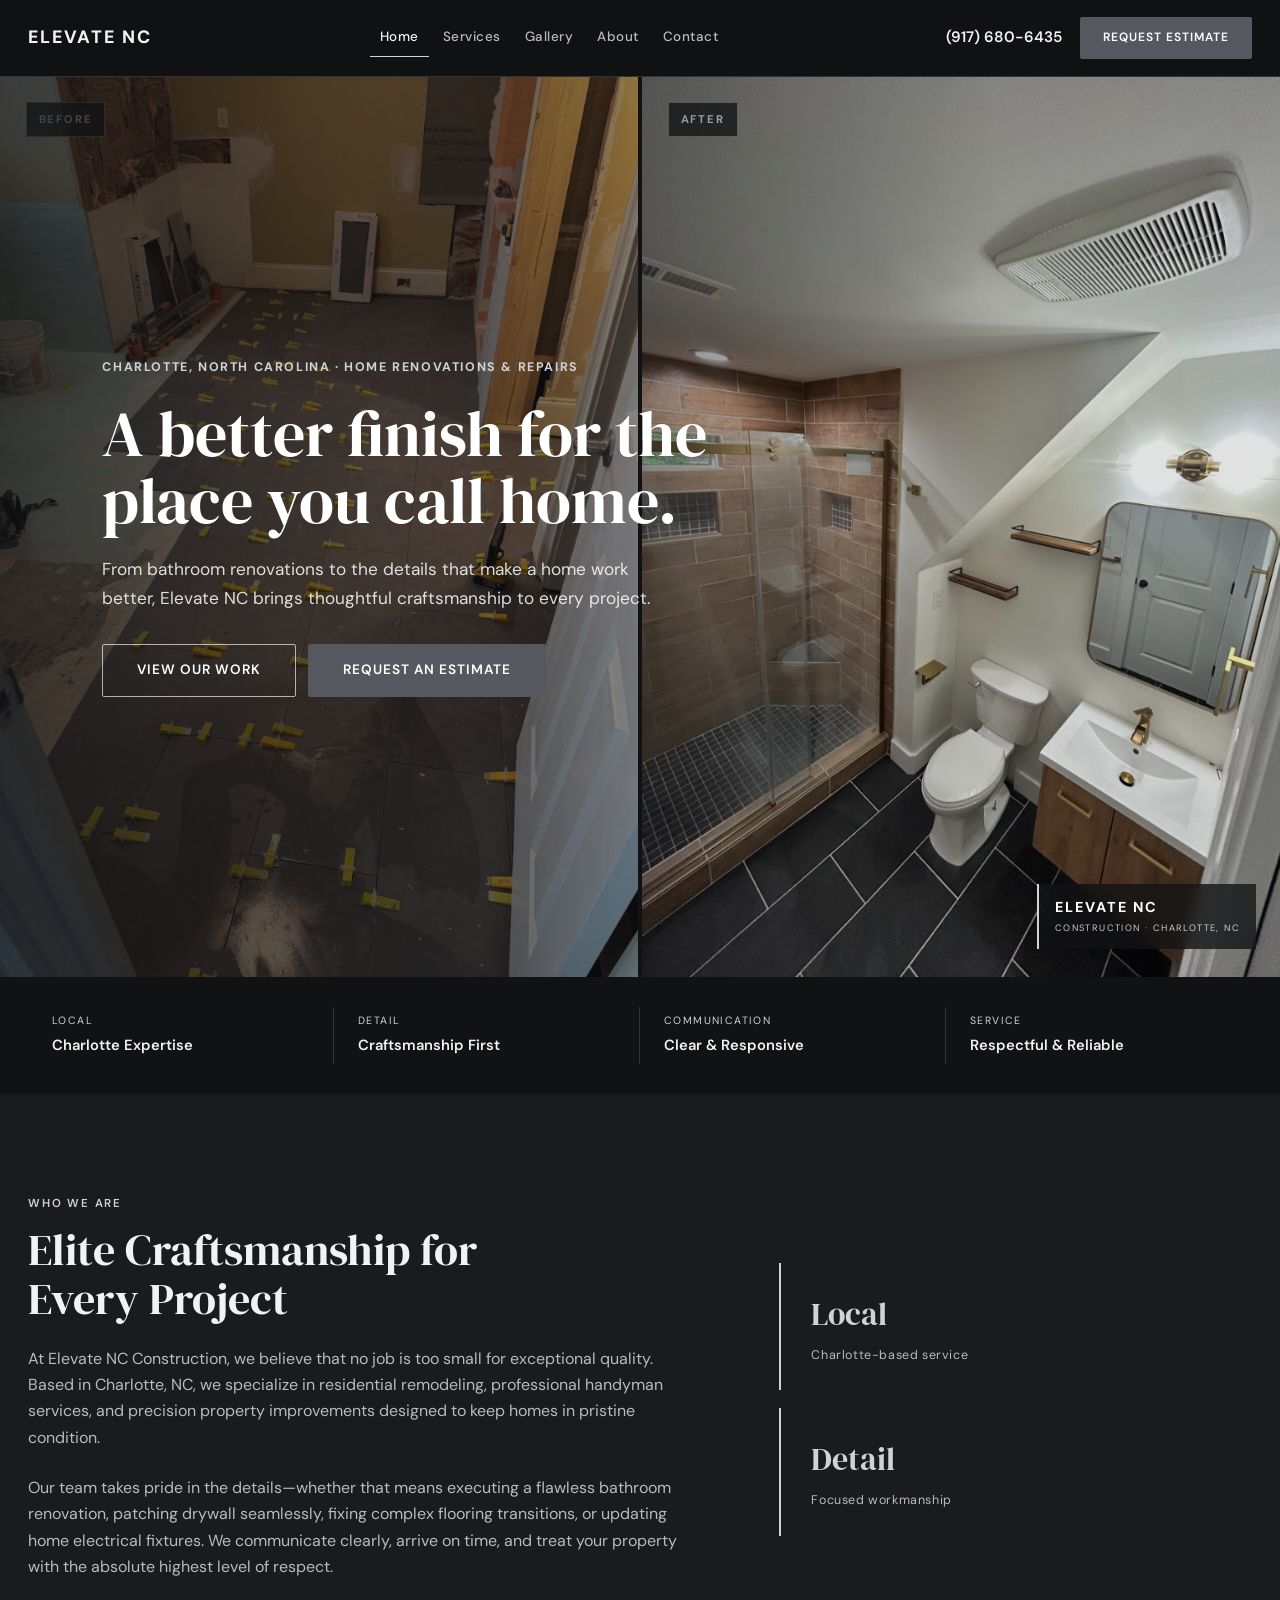
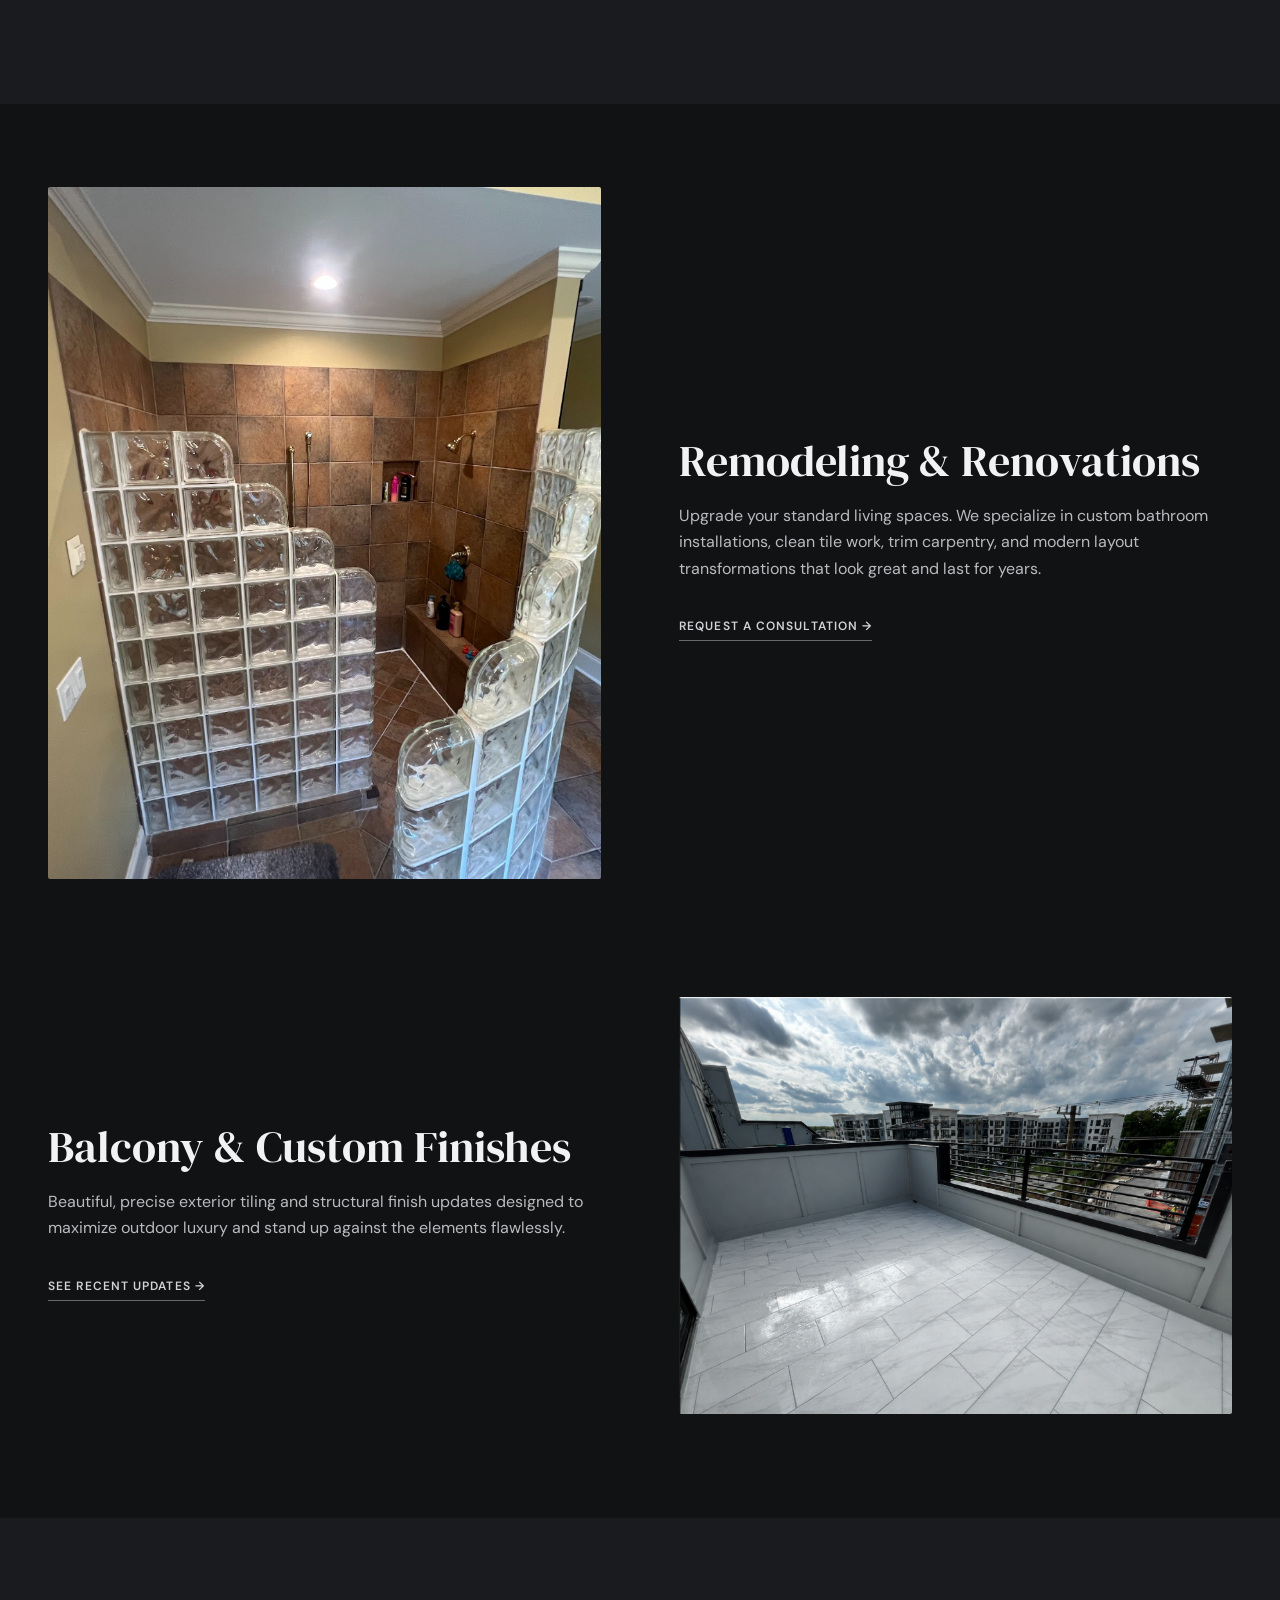
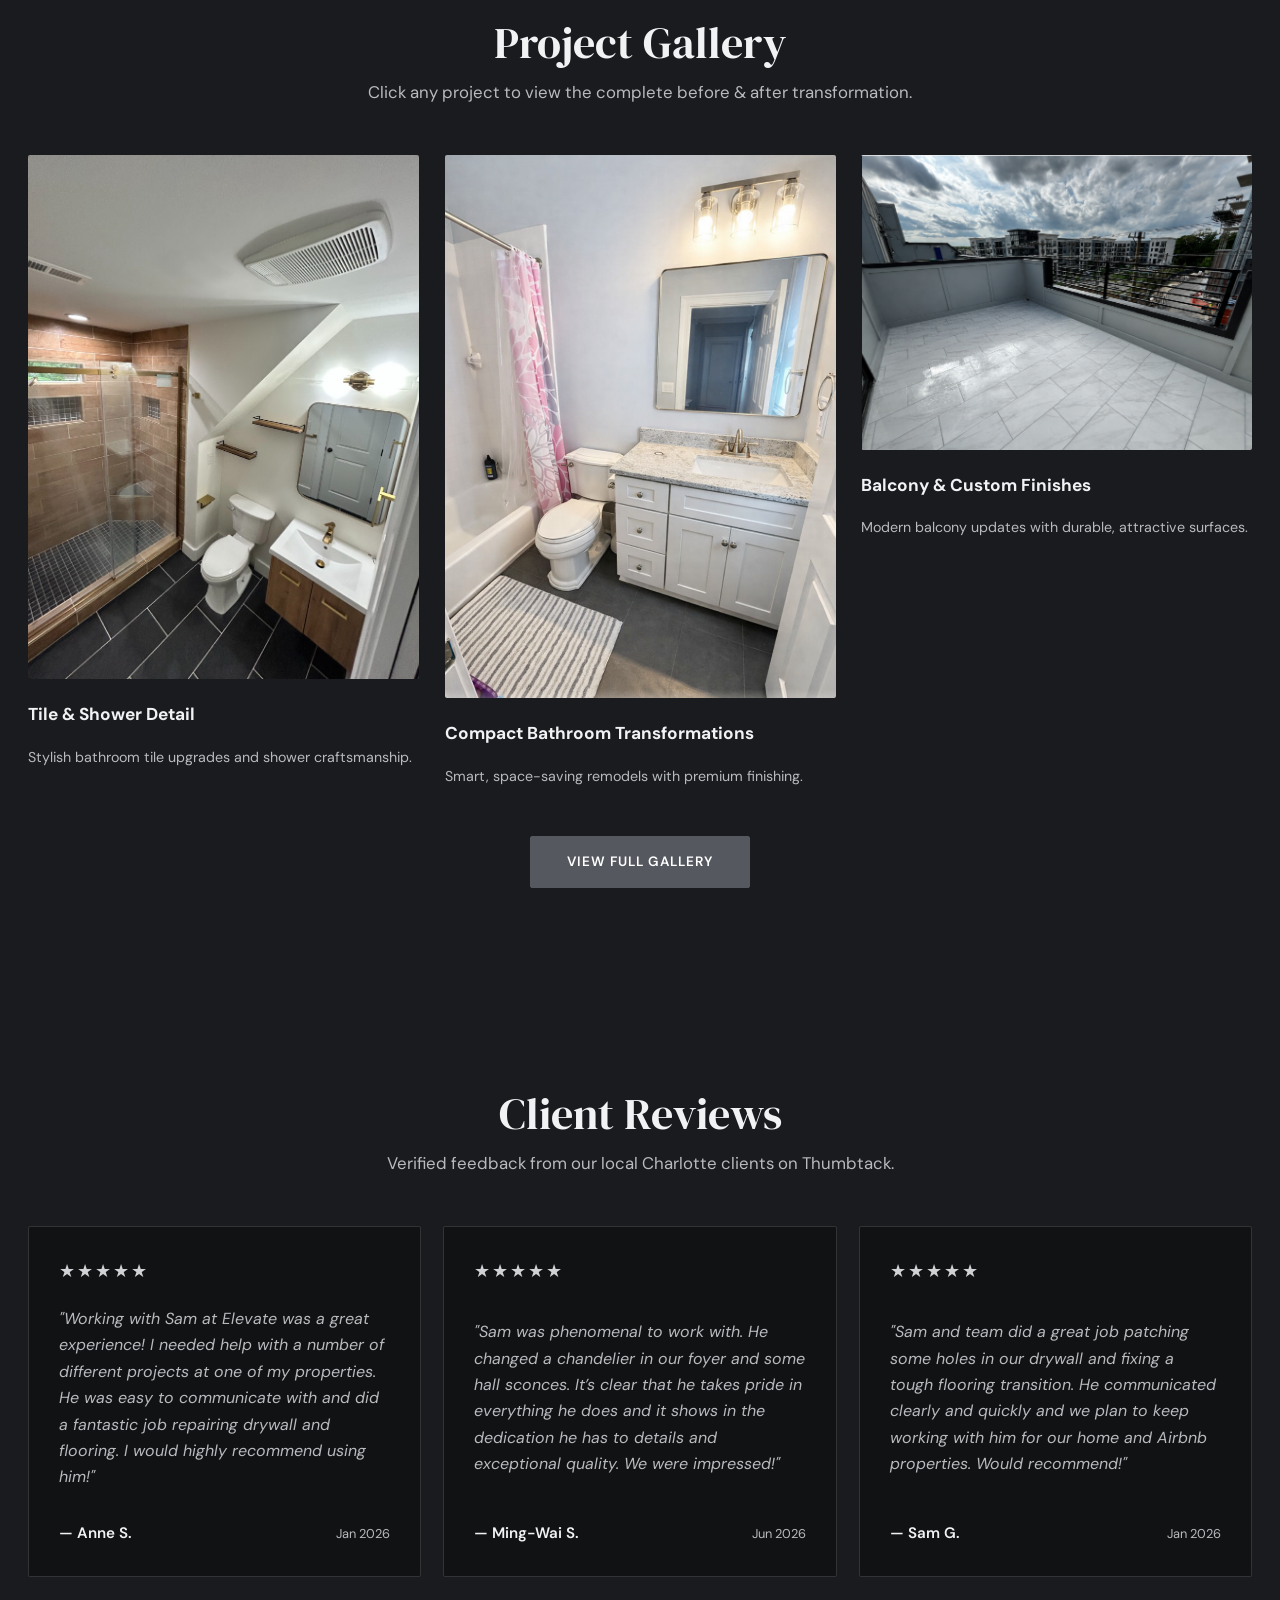
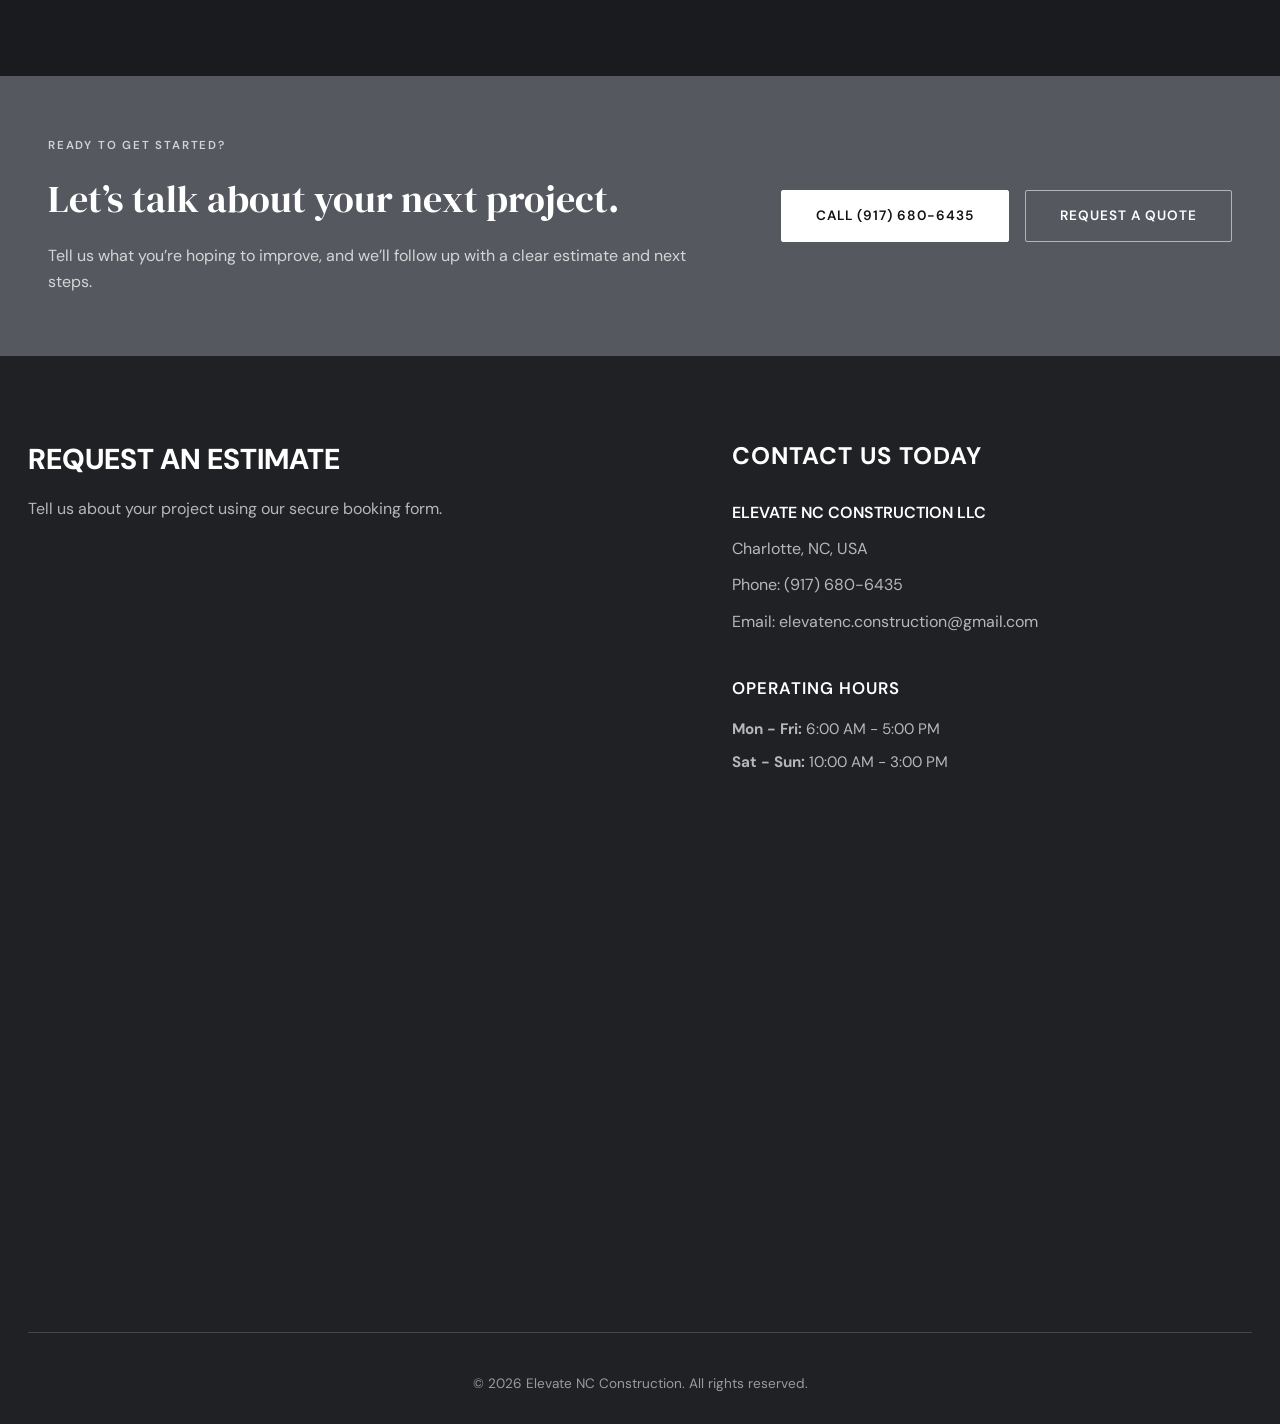
<file: index.html>
<!DOCTYPE html>
<html lang="en">
<head>
    <meta charset="UTF-8">
    <meta name="viewport" content="width=device-width, initial-scale=1.0">
    <title>Elevate NC Construction | Premium Remodeling & Repairs</title>
    <link rel="preconnect" href="https://fonts.googleapis.com">
    <link rel="preconnect" href="https://fonts.gstatic.com" crossorigin>
    <link href="https://fonts.googleapis.com/css2?family=DM+Sans:wght@400;500;600;700&family=DM+Serif+Display&display=swap" rel="stylesheet">
    <link rel="stylesheet" href="style.css">
</head>
<body>

    <!-- STICKY HEADER -->
    <header class="main-header">
        <div class="header-container">
            <div class="logo">
                <a href="index.html" class="logo-placeholder">ELEVATE NC</a>
            </div>
            <nav class="nav-links">
                <a href="index.html" aria-current="page">Home</a>
                <a href="services.html">Services</a>
                <a href="gallery.html">Gallery</a>
                <a href="about.html">About</a>
                <a href="#contact">Contact</a>
            </nav>
            <div class="header-actions">
                <a href="tel:9176806435" class="phone-link">(917) 680-6435</a>
                <a href="#contact" class="btn btn-primary btn-header">Request Estimate</a>
            </div>
        </div>
    </header>

    <main>
        <!-- HERO SECTION -->
        <section class="hero-section">
            <div class="hero-content">
                <span class="hero-eyebrow">Charlotte, North Carolina · Home renovations & repairs</span>
                <h1>A better finish for the place you call home.</h1>
                <p>From bathroom renovations to the details that make a home work better, Elevate NC brings thoughtful craftsmanship to every project.</p>
                <div class="hero-cta">
                    <a href="#gallery" class="btn btn-secondary">View Our Work</a>
                    <a href="#contact" class="btn btn-primary">Request an Estimate</a>
                </div>
            </div>
            <div class="hero-image" role="region" aria-label="Featured Elevate NC project photos">
                <div class="hero-slide is-active" role="group" aria-label="Custom tile and shower upgrade, before and after" aria-hidden="false">
                    <figure class="hero-photo">
                        <img src="pictures/bathroomtilingbefore.png" alt="Shower tile before renovation">
                        <figcaption class="hero-photo-label">BEFORE</figcaption>
                    </figure>
                    <figure class="hero-photo">
                        <img src="pictures/bathroomtileafter.png" alt="Shower tile after premium remodel">
                        <figcaption class="hero-photo-label">AFTER</figcaption>
                    </figure>
                </div>
                <div class="hero-slide" role="group" aria-label="Compact bathroom renovation, before and after" aria-hidden="true">
                    <figure class="hero-photo">
                        <img src="pictures/smallbathroombefore.png" alt="Compact bathroom before renovation">
                        <figcaption class="hero-photo-label">BEFORE</figcaption>
                    </figure>
                    <figure class="hero-photo">
                        <img src="pictures/smallbathroomafter.png" alt="Compact bathroom after renovation">
                        <figcaption class="hero-photo-label">AFTER</figcaption>
                    </figure>
                </div>
                <div class="hero-slide" role="group" aria-label="Balcony renovation, before and after" aria-hidden="true">
                    <figure class="hero-photo">
                        <img src="pictures/balconybefore.png" alt="Balcony deck before remodeling">
                        <figcaption class="hero-photo-label">BEFORE</figcaption>
                    </figure>
                    <figure class="hero-photo">
                        <img src="pictures/balconyafter1.png" alt="Balcony deck after luxury floor tiling">
                        <figcaption class="hero-photo-label">AFTER</figcaption>
                    </figure>
                </div>
                <div class="hero-brand" aria-label="Elevate NC Construction">
                    <span class="hero-brand-name">ELEVATE NC</span>
                    <span class="hero-brand-caption">CONSTRUCTION · CHARLOTTE, NC</span>
                </div>
            </div>
        </section>

        <section class="trust-strip scroll-reveal" aria-label="Why homeowners choose Elevate NC">
            <div class="trust-item">
                <span class="trust-label">Local</span>
                <strong>Charlotte Expertise</strong>
            </div>
            <div class="trust-item">
                <span class="trust-label">Detail</span>
                <strong>Craftsmanship First</strong>
            </div>
            <div class="trust-item">
                <span class="trust-label">Communication</span>
                <strong>Clear & Responsive</strong>
            </div>
            <div class="trust-item">
                <span class="trust-label">Service</span>
                <strong>Respectful & Reliable</strong>
            </div>
        </section>

        <!-- ABOUT US SECTION -->
        <section id="about" class="about-section">
            <div class="about-container scroll-reveal">
                <div class="about-text">
                    <span class="section-subtitle">Who We Are</span>
                    <h2>Elite Craftsmanship for Every Project</h2>
                    <p>At Elevate NC Construction, we believe that no job is too small for exceptional quality. Based in Charlotte, NC, we specialize in residential remodeling, professional handyman services, and precision property improvements designed to keep homes in pristine condition.</p>
                    <p>Our team takes pride in the details—whether that means executing a flawless bathroom renovation, patching drywall seamlessly, fixing complex flooring transitions, or updating home electrical fixtures. We communicate clearly, arrive on time, and treat your property with the absolute highest level of respect.</p>
                </div>
                <div class="about-stats">
                    <div class="stat-card">
                        <h3>Local</h3>
                        <p>Charlotte-based service</p>
                    </div>
                    <div class="stat-card">
                        <h3>Detail</h3>
                        <p>Focused workmanship</p>
                    </div>
                </div>
            </div>
        </section>

        <!-- SERVICES SHOWROOM -->
        <section id="services" class="services-showroom">
            <!-- Row 1: Bathroom Remodeling Showcase -->
            <div class="showroom-row scroll-reveal">
                <div class="showroom-image">
                    <img src="pictures/bathroomafter.png" alt="Elevate NC Premium Bathroom Remodeling">
                </div>
                <div class="showroom-text">
                    <h2>Remodeling & Renovations</h2>
                    <p>Upgrade your standard living spaces. We specialize in custom bathroom installations, clean tile work, trim carpentry, and modern layout transformations that look great and last for years.</p>
                    <a href="#contact" class="btn-link">Request a Consultation →</a>
                </div>
            </div>

            <!-- Row 2: Balcony & Structural Updates -->
            <div class="showroom-row row-reverse scroll-reveal">
                <div class="showroom-image">
                    <img src="pictures/balconyafter1.png" alt="Elevate NC Balcony Remodeling and Finish Work">
                </div>
                <div class="showroom-text">
                    <h2>Balcony & Custom Finishes</h2>
                    <p>Beautiful, precise exterior tiling and structural finish updates designed to maximize outdoor luxury and stand up against the elements flawlessly.</p>
                    <a href="#contact" class="btn-link">See Recent Updates →</a>
                </div>
            </div>
        </section>

        <!-- CLICKABLE FEATURED GALLERY GRID -->
        <section id="gallery" class="featured-projects">
            <div class="section-title scroll-reveal">
                <h2>Project Gallery</h2>
                <p>Click any project to view the complete before & after transformation.</p>
            </div>
            <div class="project-grid">
                <!-- Item 1: Bathroom Tile Detail -->
                <div class="project-card scroll-reveal delay-1">
                    <div class="project-img-wrapper">
                        <img src="pictures/bathroomtileafter.png" alt="Custom Bathroom Tile Installation">
                    </div>
                    <h3>Tile & Shower Detail</h3>
                    <p>Stylish bathroom tile upgrades and shower craftsmanship.</p>
                </div>
                
                <!-- Item 2: Small Bath Remodel -->
                <div class="project-card scroll-reveal delay-2">
                    <div class="project-img-wrapper">
                        <img src="pictures/smallbathroomafter.png" alt="Compact Bathroom Renovation">
                    </div>
                    <h3>Compact Bathroom Transformations</h3>
                    <p>Smart, space-saving remodels with premium finishing.</p>
                </div>
                
                <!-- Item 3: Balcony Remodeling -->
                <div class="project-card scroll-reveal delay-3">
                    <div class="project-img-wrapper">
                        <img src="pictures/balconyafter1.png" alt="Premium Balcony Remodeling">
                    </div>
                    <h3>Balcony & Custom Finishes</h3>
                    <p>Modern balcony updates with durable, attractive surfaces.</p>
                </div>
            </div>
            <div class="gallery-action scroll-reveal">
                <a href="gallery.html" class="btn btn-primary btn-gallery">View Full Gallery</a>
            </div>
        </section>

        <!-- STREAMLINED REVIEWS SECTION -->
        <section id="testimonials" class="testimonials-section">
            <div class="section-title scroll-reveal">
                <h2>Client Reviews</h2>
                <p>Verified feedback from our local Charlotte clients on Thumbtack.</p>
            </div>
            <div class="testimonials-container scroll-reveal">
                <div class="testimonial-card">
                    <div class="star-rating">★★★★★</div>
                    <p class="quote">"Working with Sam at Elevate was a great experience! I needed help with a number of different projects at one of my properties. He was easy to communicate with and did a fantastic job repairing drywall and flooring. I would highly recommend using him!"</p>
                    <h4 class="client-name">— Anne S. <span class="review-date">Jan 2026</span></h4>
                </div>

                <div class="testimonial-card">
                    <div class="star-rating">★★★★★</div>
                    <p class="quote">"Sam was phenomenal to work with. He changed a chandelier in our foyer and some hall sconces. It’s clear that he takes pride in everything he does and it shows in the dedication he has to details and exceptional quality. We were impressed!"</p>
                    <h4 class="client-name">— Ming-Wai S. <span class="review-date">Jun 2026</span></h4>
                </div>

                <div class="testimonial-card">
                    <div class="star-rating">★★★★★</div>
                    <p class="quote">"Sam and team did a great job patching some holes in our drywall and fixing a tough flooring transition. He communicated clearly and quickly and we plan to keep working with him for our home and Airbnb properties. Would recommend!"</p>
                    <h4 class="client-name">— Sam G. <span class="review-date">Jan 2026</span></h4>
                </div>
            </div>
        </section>

        <!-- ESTIMATE CTA -->
        <section class="estimate-section scroll-reveal">
            <div class="estimate-wrap">
                <div class="estimate-copy">
                    <span class="section-subtitle">Ready to get started?</span>
                    <h2>Let’s talk about your next project.</h2>
                    <p>Tell us what you’re hoping to improve, and we’ll follow up with a clear estimate and next steps.</p>
                </div>
                <div class="estimate-actions">
                    <a href="tel:9176806435" class="btn btn-primary">Call (917) 680-6435</a>
                    <a href="#contact" class="btn btn-secondary">Request a Quote</a>
                </div>
            </div>
        </section>

    </main>

    <!-- FOOTER -->
    <footer id="contact" class="main-footer">
        <div class="footer-container scroll-reveal">
            <div class="footer-form">
                <h3>Request an Estimate</h3>
                <p>Tell us about your project using our secure booking form.</p>
                <script async src="https://online-booking.housecallpro.com/script.js?token=1c6ae6230fee413f824c8d51f15c439c&amp;orgName=Elevate-NC-Construction-LLC"></script>
                <iframe
                    id="hcp-lead-iframe"
                    title="Elevate NC Construction estimate request form"
                    src="https://book.housecallpro.com/lead-form/Elevate-NC-Construction-LLC/1c6ae6230fee413f824c8d51f15c439c"
                    style="border: none;"
                ></iframe>
            </div>
            
            <div class="footer-info">
                <h3>Contact Us Today</h3>
                <address>
                    <p class="brand-name">Elevate NC Construction LLC</p>
                    <p>Charlotte, NC, USA</p>
                    <p>Phone: <a href="tel:9176806435">(917) 680-6435</a></p>
                    <p>Email: <a href="mailto:elevatenc.construction@gmail.com">elevatenc.construction@gmail.com</a></p>
                </address>
                <div class="hours">
                    <h4>Operating Hours</h4>
                    <p><strong>Mon - Fri:</strong> 6:00 AM - 5:00 PM</p>
                    <p><strong>Sat - Sun:</strong> 10:00 AM - 3:00 PM</p>
                </div>
            </div>
        </div>
        <div class="footer-bottom">
            <p>&copy; 2026 Elevate NC Construction. All rights reserved.</p>
        </div>
    </footer>

    <!-- NATIVE SCROLL ANIMATION ENGINE -->
    <script>
        document.addEventListener('DOMContentLoaded', () => {
            const revealElements = document.querySelectorAll('.scroll-reveal');
            
            const observer = new IntersectionObserver((entries) => {
                entries.forEach(entry => {
                    if (entry.isIntersecting) {
                        entry.target.classList.add('active');
                        observer.unobserve(entry.target);
                    }
                });
            }, {
                threshold: 0.1,
                rootMargin: '0px 0px -40px 0px'
            });
            
            revealElements.forEach(el => observer.observe(el));

            const slideshow = document.querySelector('.hero-image');
            if (!slideshow) return;

            const slides = Array.from(slideshow.querySelectorAll('.hero-slide'));
            let activeIndex = 0;
            let slideshowTimer;

            const showSlide = (index) => {
                slides[activeIndex].classList.remove('is-active');
                slides[activeIndex].setAttribute('aria-hidden', 'true');
                activeIndex = (index + slides.length) % slides.length;
                slides[activeIndex].classList.add('is-active');
                slides[activeIndex].setAttribute('aria-hidden', 'false');
            };

            const stopSlideshow = () => {
                window.clearInterval(slideshowTimer);
                slideshowTimer = undefined;
            };

            const startSlideshow = () => {
                stopSlideshow();
                if (document.hidden) return;
                slideshowTimer = window.setInterval(() => showSlide(activeIndex + 1), 6000);
            };

            document.addEventListener('visibilitychange', startSlideshow);
            startSlideshow();
        });
    </script>

</body>
</html>
</file>
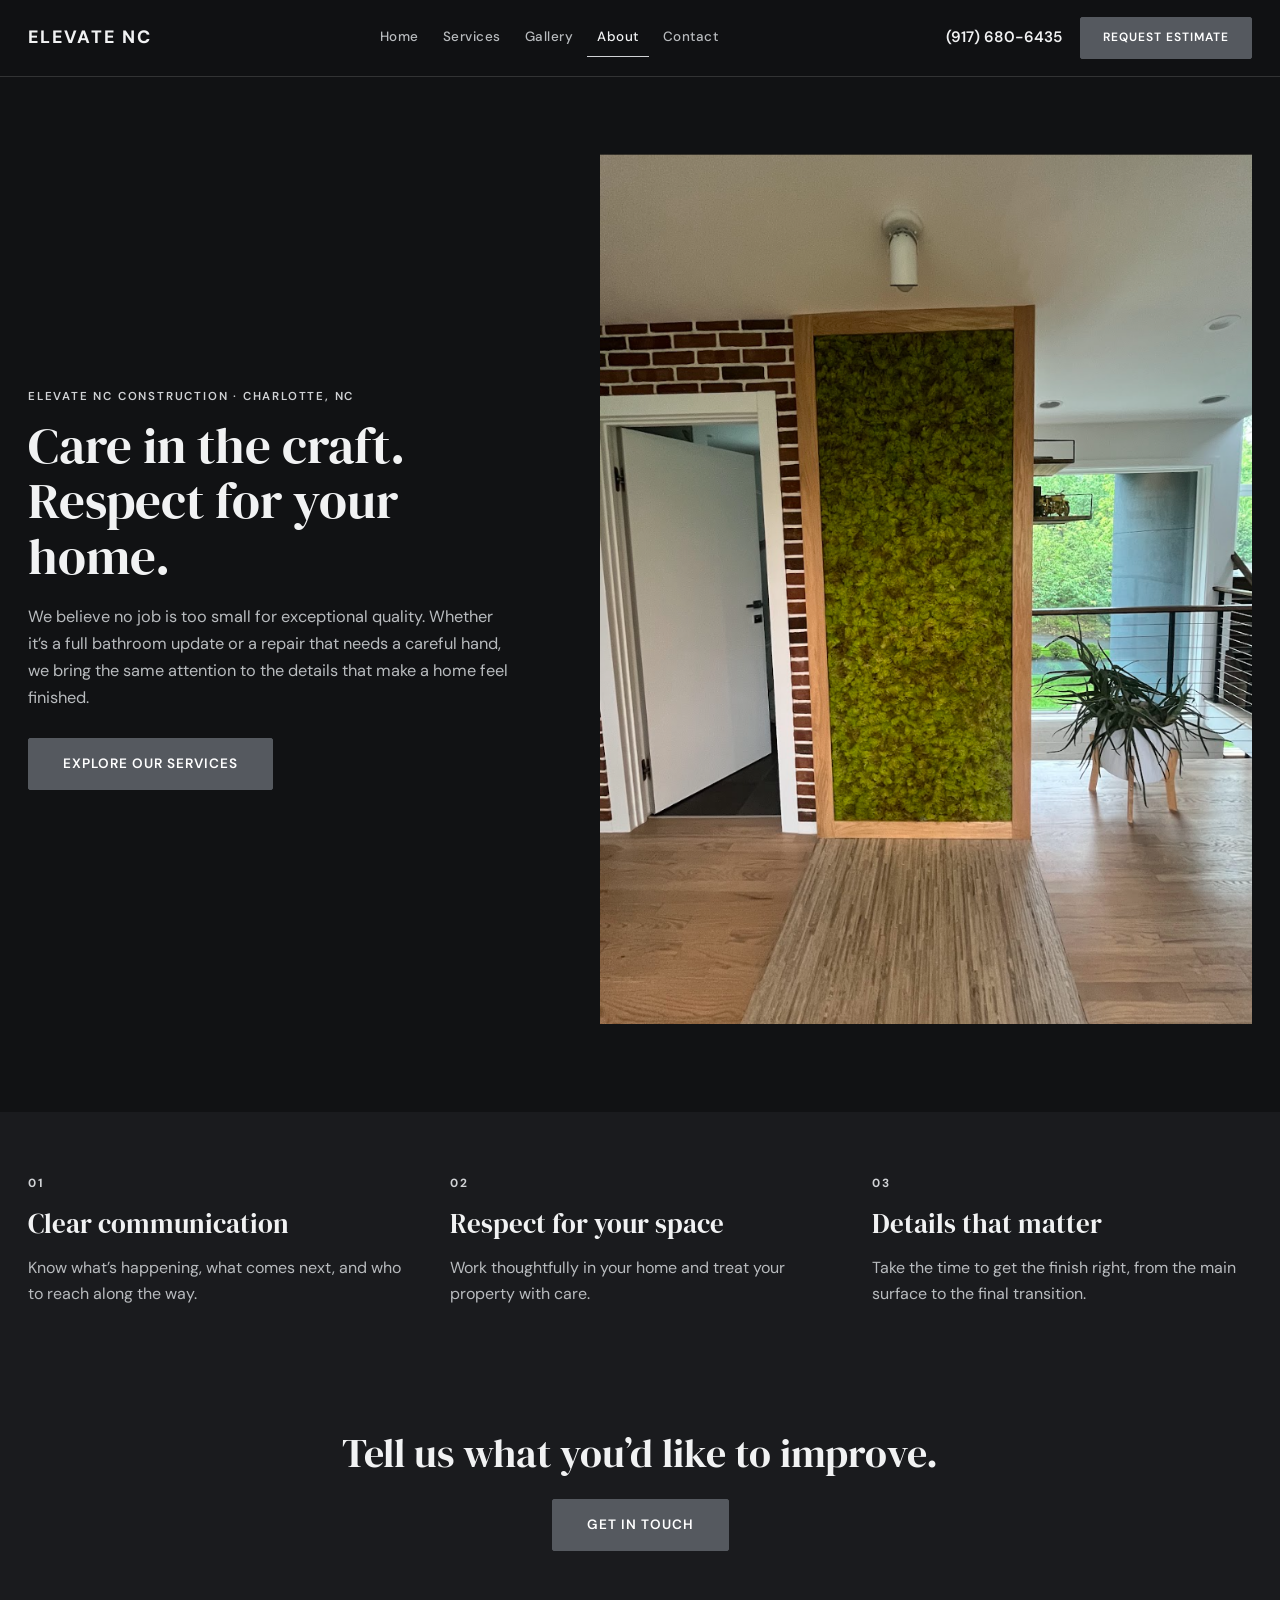
<file: about.html>
<!DOCTYPE html>
<html lang="en">
<head>
    <meta charset="UTF-8">
    <meta name="viewport" content="width=device-width, initial-scale=1.0">
    <title>About Elevate NC Construction | Charlotte, NC</title>
    <link rel="preconnect" href="https://fonts.googleapis.com">
    <link rel="preconnect" href="https://fonts.gstatic.com" crossorigin>
    <link href="https://fonts.googleapis.com/css2?family=DM+Sans:wght@400;500;600;700&family=DM+Serif+Display&display=swap" rel="stylesheet">
    <link rel="stylesheet" href="style.css">
</head>
<body>
    <header class="main-header">
        <div class="header-container">
            <div class="logo"><a href="index.html" class="logo-placeholder">ELEVATE NC</a></div>
            <nav class="nav-links" aria-label="Main navigation">
                <a href="index.html">Home</a>
                <a href="services.html">Services</a>
                <a href="gallery.html">Gallery</a>
                <a href="about.html" aria-current="page">About</a>
                <a href="index.html#contact">Contact</a>
            </nav>
            <div class="header-actions">
                <a href="tel:9176806435" class="phone-link">(917) 680-6435</a>
                <a href="index.html#contact" class="btn btn-primary btn-header">Request Estimate</a>
            </div>
        </div>
    </header>

    <main class="about-page">
        <section class="about-page-intro">
            <div class="about-page-copy">
                <span class="section-subtitle">Elevate NC Construction · Charlotte, NC</span>
                <h1>Care in the craft. Respect for your home.</h1>
                <p>We believe no job is too small for exceptional quality. Whether it’s a full bathroom update or a repair that needs a careful hand, we bring the same attention to the details that make a home feel finished.</p>
                <a href="services.html" class="btn btn-primary">Explore Our Services</a>
            </div>
            <div class="about-page-image">
                <img src="pictures/mosswall.png" alt="Interior finish detail from an Elevate NC project">
            </div>
        </section>

        <section class="about-values" aria-label="How we work">
            <div><span>01</span><h2>Clear communication</h2><p>Know what’s happening, what comes next, and who to reach along the way.</p></div>
            <div><span>02</span><h2>Respect for your space</h2><p>Work thoughtfully in your home and treat your property with care.</p></div>
            <div><span>03</span><h2>Details that matter</h2><p>Take the time to get the finish right, from the main surface to the final transition.</p></div>
        </section>

        <section class="about-page-cta">
            <h2>Tell us what you’d like to improve.</h2>
            <a href="index.html#contact" class="btn btn-primary">Get in Touch</a>
        </section>
    </main>
</body>
</html>
</file>
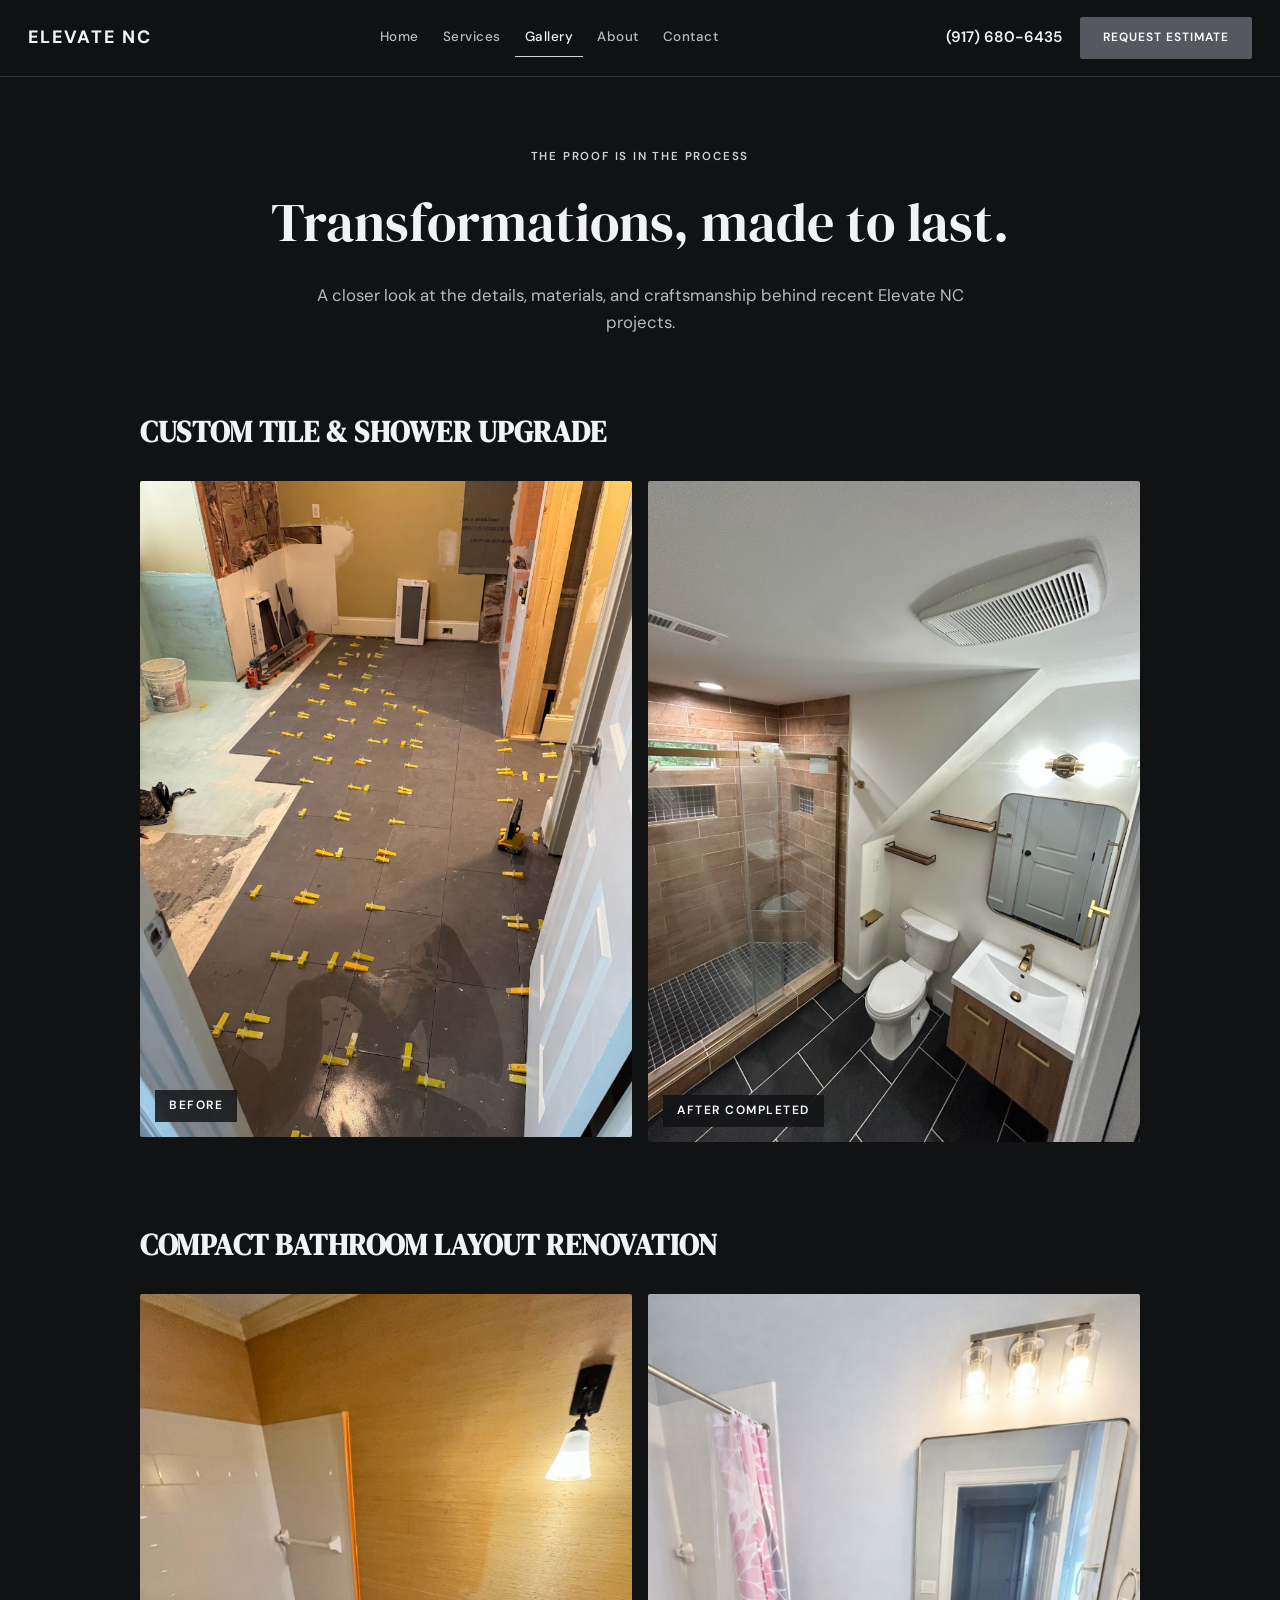
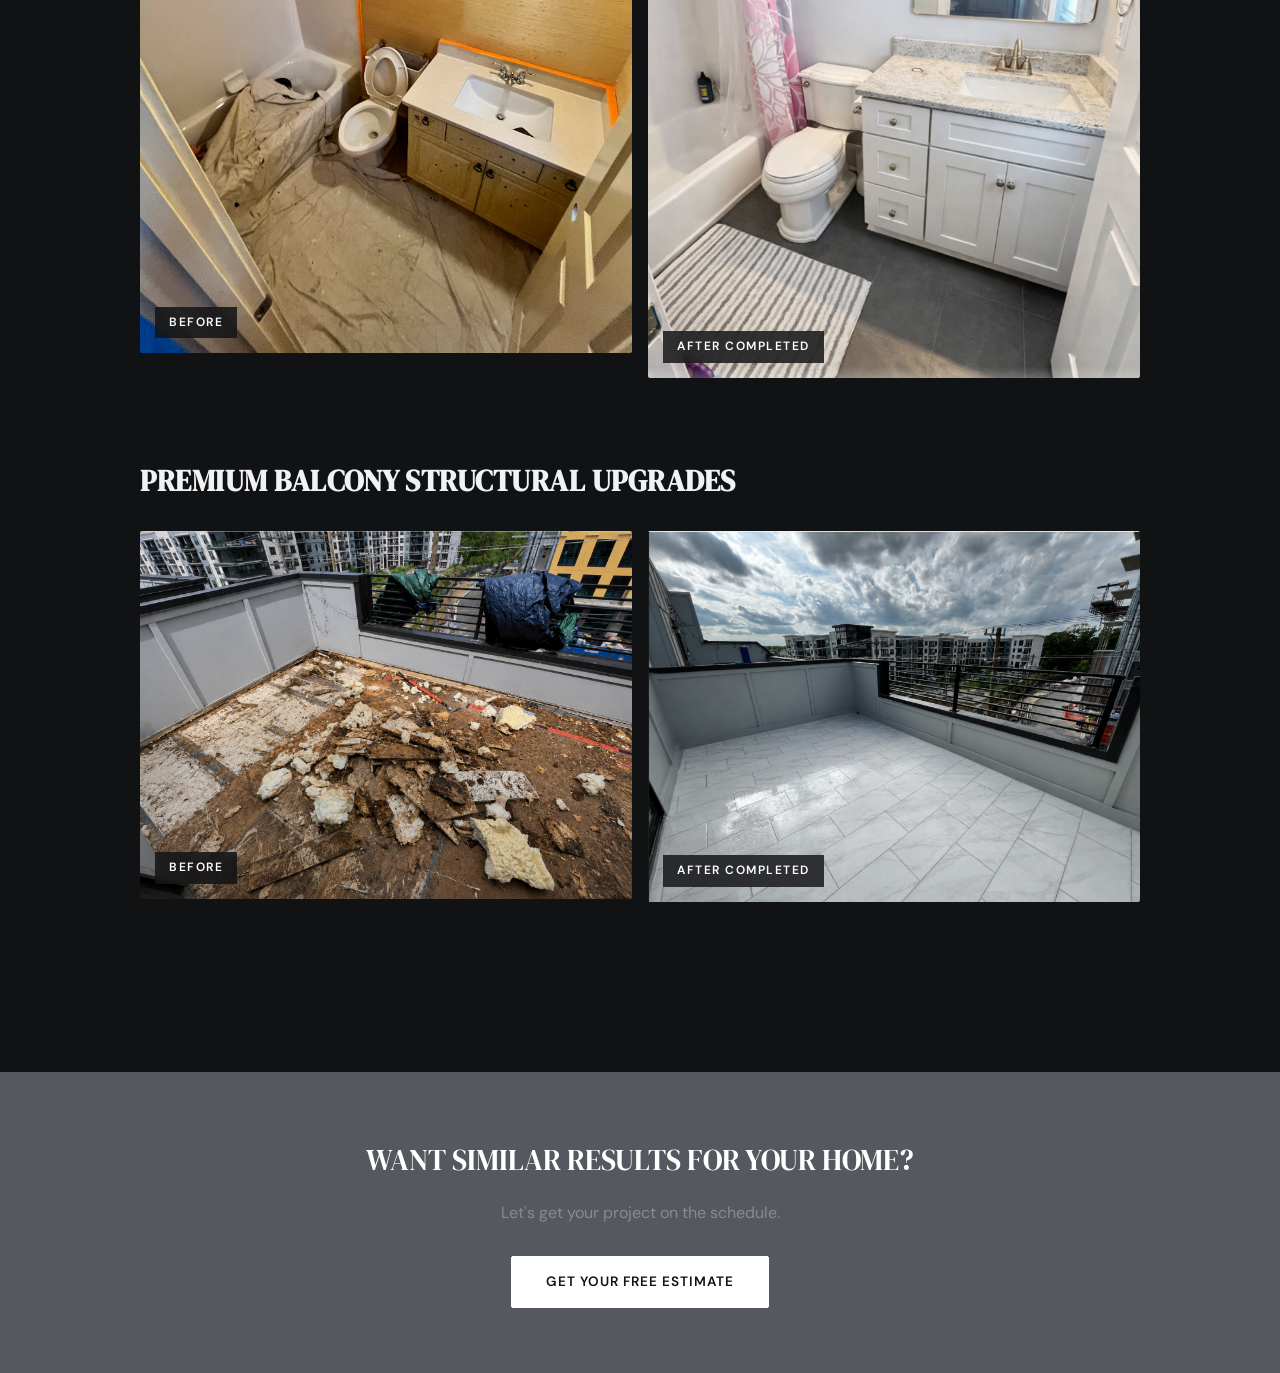
<file: gallery.html>
<!DOCTYPE html>
<html lang="en">
<head>
    <meta charset="UTF-8">
    <meta name="viewport" content="width=device-width, initial-scale=1.0">
    <title>Before & After Showcase | Elevate NC Construction</title>
    <link rel="preconnect" href="https://fonts.googleapis.com">
    <link rel="preconnect" href="https://fonts.gstatic.com" crossorigin>
    <link href="https://fonts.googleapis.com/css2?family=DM+Sans:wght@400;500;600;700&family=DM+Serif+Display&display=swap" rel="stylesheet">
    <link rel="stylesheet" href="style.css">
</head>
<body>

    <!-- SUB-PAGE HEADER Navigation -->
    <header class="main-header">
        <div class="header-container">
            <div class="logo">
                <a href="index.html" class="logo-placeholder">ELEVATE NC</a>
            </div>
            <nav class="nav-links" aria-label="Main navigation">
                <a href="index.html">Home</a>
                <a href="services.html">Services</a>
                <a href="gallery.html" aria-current="page">Gallery</a>
                <a href="about.html">About</a>
                <a href="index.html#contact">Contact</a>
            </nav>
            <div class="header-actions">
                <a href="tel:9176806435" class="phone-link">(917) 680-6435</a>
                <a href="index.html#contact" class="btn btn-primary btn-header">Request Estimate</a>
            </div>
        </div>
    </header>

    <main class="gallery-page">
        
        <div class="gallery-heading">
            <span class="section-subtitle">The Proof is in the Process</span>
            <h1>Transformations, made to last.</h1>
            <p>A closer look at the details, materials, and craftsmanship behind recent Elevate NC projects.</p>
        </div>

        <!-- PROJECT 1: SHOWER TILING -->
        <section id="project-tile-shower" class="split-showcase-block">
            <h2 style="font-size: 1.8rem; font-weight: 800; text-transform: uppercase; margin-bottom: 25px; letter-spacing: 0.5px;">Custom Tile & Shower Upgrade</h2>
            <div class="split-grid-wrapper">
                <div class="split-pane">
                    <img src="pictures/bathroomtilingbefore.png" alt="Shower tile before renovation">
                    <div class="pane-label">Before</div>
                </div>
                <div class="split-pane">
                    <img src="pictures/bathroomtileafter.png" alt="Shower tile after premium remodel">
                    <div class="pane-label label-after">After Completed</div>
                </div>
            </div>
        </section>

        <!-- PROJECT 2: COMPACT BATHROOM -->
        <section id="project-compact-bath" class="split-showcase-block">
            <h2 style="font-size: 1.8rem; font-weight: 800; text-transform: uppercase; margin-bottom: 25px; letter-spacing: 0.5px;">Compact Bathroom Layout Renovation</h2>
            <div class="split-grid-wrapper">
                <div class="split-pane">
                    <img src="pictures/smallbathroombefore.png" alt="Small bathroom before renovation">
                    <div class="pane-label">Before</div>
                </div>
                <div class="split-pane">
                    <img src="pictures/smallbathroomafter.png" alt="Small bathroom after completed remodel">
                    <div class="pane-label label-after">After Completed</div>
                </div>
            </div>
        </section>

        <!-- PROJECT 3: LUXURY BALCONY -->
        <section id="project-balcony-upgrade" class="split-showcase-block">
            <h2 style="font-size: 1.8rem; font-weight: 800; text-transform: uppercase; margin-bottom: 25px; letter-spacing: 0.5px;">Premium Balcony Structural Upgrades</h2>
            <div class="split-grid-wrapper">
                <div class="split-pane">
                    <img src="pictures/balconybefore.png" alt="Balcony deck before remodeling">
                    <div class="pane-label">Before</div>
                </div>
                <div class="split-pane">
                    <img src="pictures/balconyafter1.png" alt="Balcony deck after luxury floor tiling">
                    <div class="pane-label label-after">After Completed</div>
                </div>
            </div>
        </section>

    </main>

    <!-- SIMPLE FLOATING FOOTER CALL TO ACTION -->
    <section class="gallery-cta">
        <h2 style="font-size: 1.8rem; text-transform: uppercase; margin-bottom: 15px;">Want Similar Results For Your Home?</h2>
        <p style="color: #858b96; margin-bottom: 30px;">Let's get your project on the schedule.</p>
        <a href="index.html#contact" class="btn btn-primary">Get Your Free Estimate</a>
    </section>

    <script>
        document.addEventListener('DOMContentLoaded', () => {
            const hash = window.location.hash;
            if (hash) {
                const target = document.querySelector(hash);
                if (target) {
                    const offset = 110;
                    const bounds = target.getBoundingClientRect();
                    window.scrollTo({ top: window.scrollY + bounds.top - offset, behavior: 'smooth' });
                }
            }

            document.querySelectorAll('.before-after-slider').forEach(slider => {
                const range = slider.querySelector('input[type="range"]');
                const after = slider.querySelector('.after-image');
                const handle = slider.querySelector('.slider-handle');
                const value = slider.querySelector('.slider-value');

                const update = () => {
                    const percent = range.value;
                    after.style.width = percent + '%';
                    handle.style.left = percent + '%';
                    value.textContent = percent + '%';
                };

                range.addEventListener('input', update);
                update();
            });
        });
    </script>

</body>
</html>
</file>
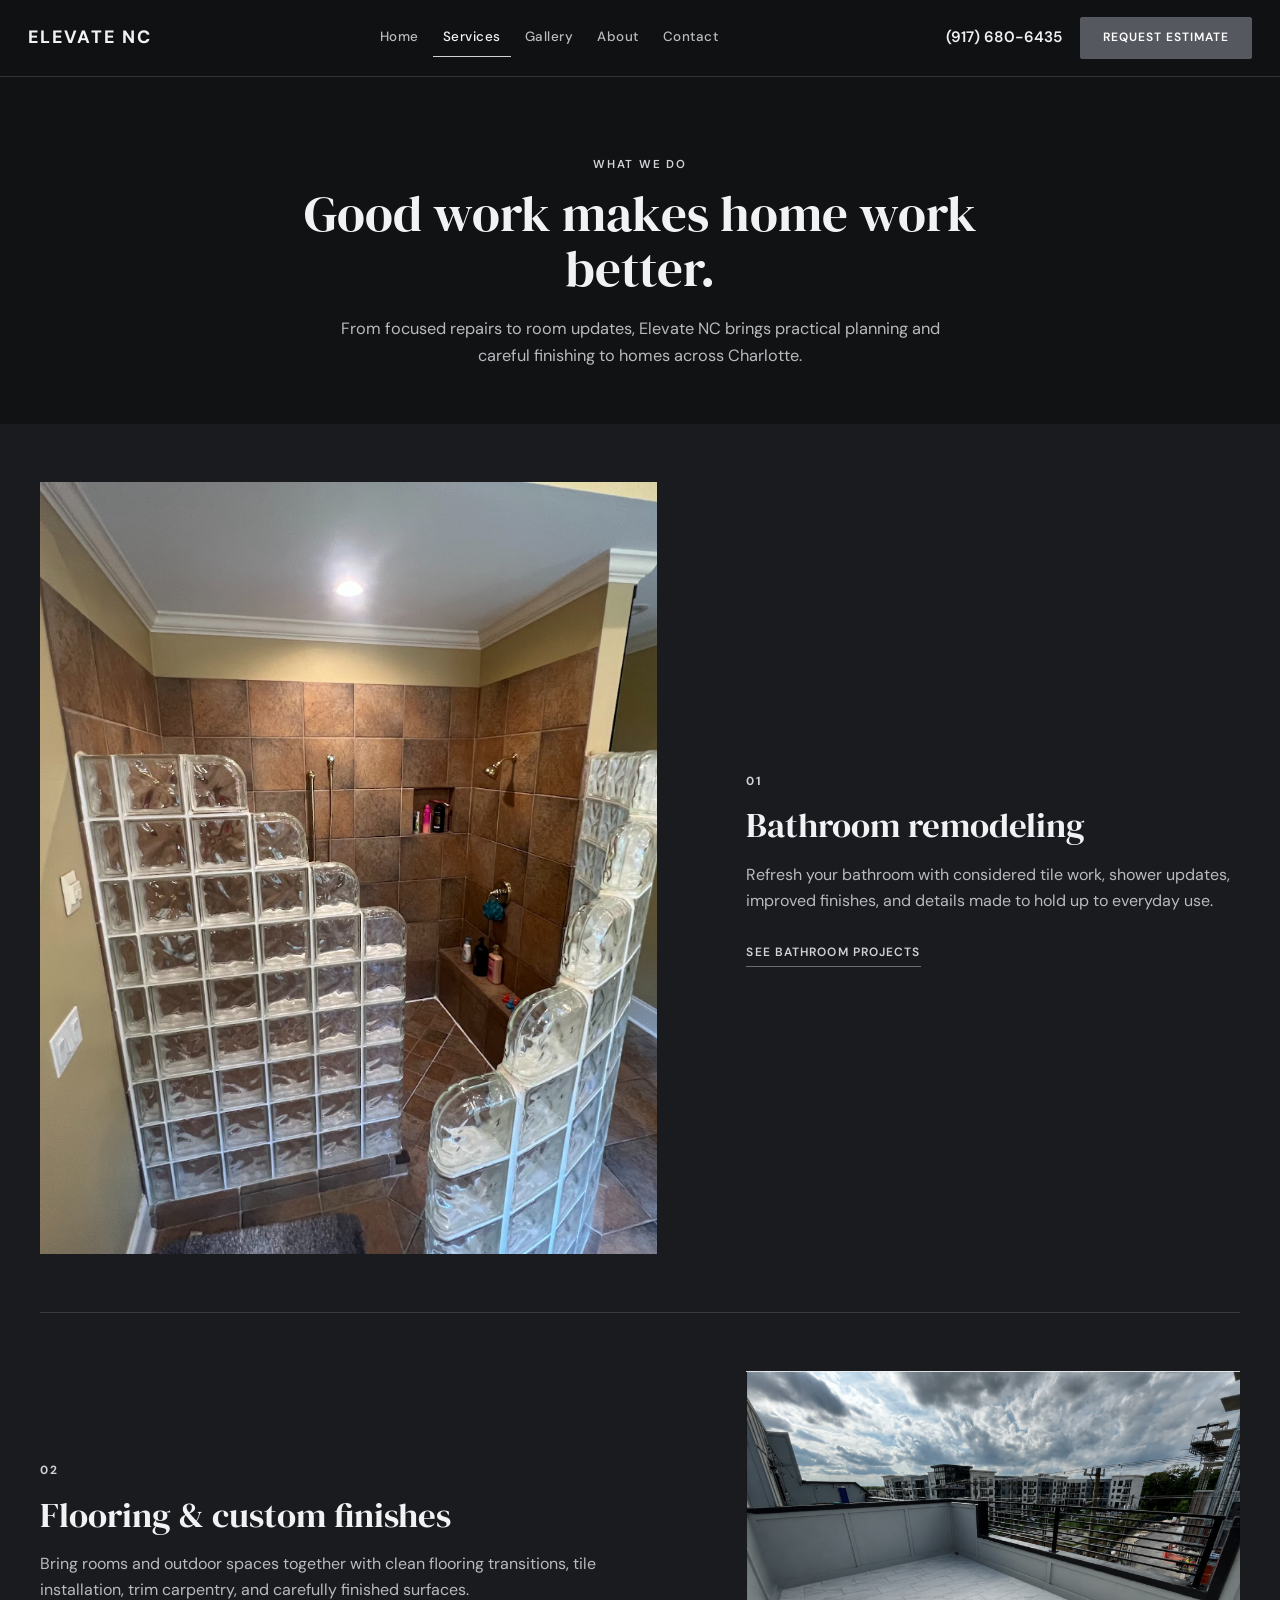
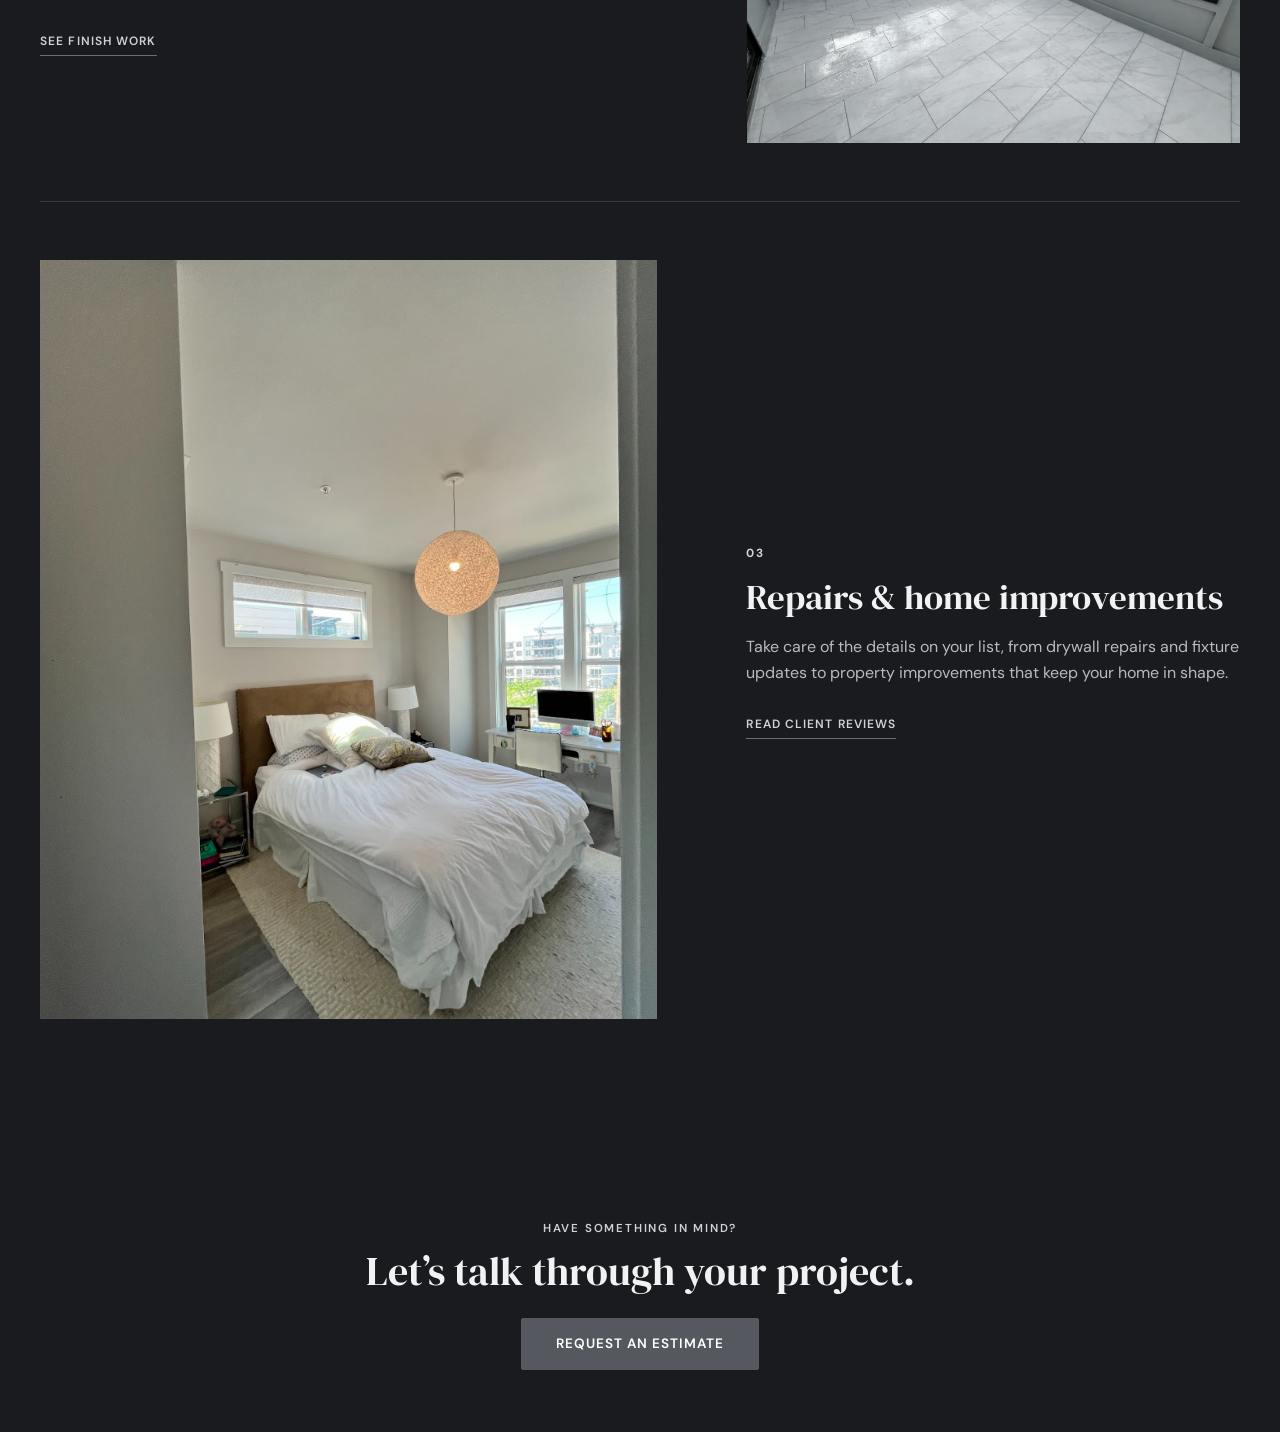
<file: services.html>
<!DOCTYPE html>
<html lang="en">
<head>
    <meta charset="UTF-8">
    <meta name="viewport" content="width=device-width, initial-scale=1.0">
    <title>Home Remodeling & Repair Services | Elevate NC</title>
    <link rel="preconnect" href="https://fonts.googleapis.com">
    <link rel="preconnect" href="https://fonts.gstatic.com" crossorigin>
    <link href="https://fonts.googleapis.com/css2?family=DM+Sans:wght@400;500;600;700&family=DM+Serif+Display&display=swap" rel="stylesheet">
    <link rel="stylesheet" href="style.css">
</head>
<body>
    <header class="main-header">
        <div class="header-container">
            <div class="logo"><a href="index.html" class="logo-placeholder">ELEVATE NC</a></div>
            <nav class="nav-links" aria-label="Main navigation">
                <a href="index.html">Home</a>
                <a href="services.html" aria-current="page">Services</a>
                <a href="gallery.html">Gallery</a>
                <a href="about.html">About</a>
                <a href="index.html#contact">Contact</a>
            </nav>
            <div class="header-actions">
                <a href="tel:9176806435" class="phone-link">(917) 680-6435</a>
                <a href="index.html#contact" class="btn btn-primary btn-header">Request Estimate</a>
            </div>
        </div>
    </header>

    <main class="services-page">
        <section class="page-intro">
            <span class="section-subtitle">What we do</span>
            <h1>Good work makes home work better.</h1>
            <p>From focused repairs to room updates, Elevate NC brings practical planning and careful finishing to homes across Charlotte.</p>
        </section>

        <section class="service-list" aria-label="Elevate NC services">
            <article class="service-row">
                <div class="service-row-image"><img src="pictures/bathroomafter.png" alt="Completed bathroom renovation with tile and glass block details"></div>
                <div class="service-row-copy">
                    <span class="service-number">01</span>
                    <h2>Bathroom remodeling</h2>
                    <p>Refresh your bathroom with considered tile work, shower updates, improved finishes, and details made to hold up to everyday use.</p>
                    <a href="gallery.html#project-tile-shower" class="btn-link">See bathroom projects</a>
                </div>
            </article>
            <article class="service-row service-row-reverse">
                <div class="service-row-image"><img src="pictures/balconyafter1.png" alt="Finished balcony with light tile flooring and updated trim"></div>
                <div class="service-row-copy">
                    <span class="service-number">02</span>
                    <h2>Flooring & custom finishes</h2>
                    <p>Bring rooms and outdoor spaces together with clean flooring transitions, tile installation, trim carpentry, and carefully finished surfaces.</p>
                    <a href="gallery.html#project-balcony-upgrade" class="btn-link">See finish work</a>
                </div>
            </article>
            <article class="service-row">
                <div class="service-row-image"><img src="pictures/bedroomafter.png" alt="Bright bedroom with updated lighting and finishes"></div>
                <div class="service-row-copy">
                    <span class="service-number">03</span>
                    <h2>Repairs & home improvements</h2>
                    <p>Take care of the details on your list, from drywall repairs and fixture updates to property improvements that keep your home in shape.</p>
                    <a href="index.html#testimonials" class="btn-link">Read client reviews</a>
                </div>
            </article>
        </section>

        <section class="page-cta">
            <span class="section-subtitle">Have something in mind?</span>
            <h2>Let’s talk through your project.</h2>
            <a href="index.html#contact" class="btn btn-primary">Request an Estimate</a>
        </section>
    </main>
</body>
</html>
</file>
<file: style.css>
/* --- GLOBAL STYLES & MATTE OBSIDIAN CANVAS --- */
* {
    margin: 0;
    padding: 0;
    box-sizing: border-box;
}

html {
    scroll-behavior: smooth;
}

body {
    font-family: 'Inter', sans-serif;
    /* Pure premium dark canvas—completely static, no animations, no lines */
    background-color: #050607; 
    color: #ffffff;
    line-height: 1.6;
    overflow-x: hidden;
}

a {
    text-transform: none;
    text-decoration: none;
    color: inherit;
}

/* --- LOGO REVEAL (Clean Vertical Fade Only) --- */
.logo-placeholder {
    font-weight: 800;
    font-size: 1.4rem;
    letter-spacing: 3px;
    color: #ffffff;
    opacity: 0;
    transform: translateY(-4px);
    animation: logoReveal 1s cubic-bezier(0.16, 1, 0.3, 1) forwards;
}

@keyframes logoReveal {
    to {
        opacity: 1;
        transform: translateY(0);
    }
}

/* --- CLEAN SCROLL REVEAL ENGINE --- */
.scroll-reveal {
    opacity: 0;
    transform: translateY(30px);
    transition: opacity 1.2s cubic-bezier(0.16, 1, 0.3, 1), 
                transform 1.2s cubic-bezier(0.16, 1, 0.3, 1);
    will-change: opacity, transform;
}

.scroll-reveal.active {
    opacity: 1;
    transform: translateY(0);
}

.delay-1 { transition-delay: 0.1s; }
.delay-2 { transition-delay: 0.2s; }
.delay-3 { transition-delay: 0.3s; }

/* --- LUXURY MINIMALIST BUTTONS --- */
.btn {
    display: inline-block;
    padding: 14px 34px;
    font-weight: 600;
    border-radius: 4px; 
    transition: all 0.3s cubic-bezier(0.16, 1, 0.3, 1);
    cursor: pointer;
    font-size: 0.85rem;
    text-transform: uppercase;
    letter-spacing: 2px;
}

.btn-primary {
    background-color: #ffffff;
    color: #050607;
    border: 1px solid #ffffff;
}

.btn-primary:hover {
    background-color: transparent;
    color: #ffffff;
    transform: translateY(-2px);
    box-shadow: 0 10px 25px rgba(255, 255, 255, 0.08);
}

.btn-secondary {
    background-color: transparent;
    color: #ffffff;
    border: 1px solid rgba(255, 255, 255, 0.15);
}

.btn-secondary:hover {
    border-color: #ffffff;
    background-color: rgba(255, 255, 255, 0.02);
    transform: translateY(-2px);
}

/* --- STICKY HEADER --- */
.main-header {
    position: sticky;
    top: 0;
    background-color: rgba(5, 6, 7, 0.9);
    backdrop-filter: blur(16px);
    border-bottom: 1px solid rgba(255, 255, 255, 0.03);
    z-index: 1000;
}

.header-container {
    max-width: 1200px;
    margin: 0 auto;
    display: flex;
    justify-content: space-between;
    align-items: center;
    padding: 24px 20px;
}

.nav-links a {
    margin: 0 16px;
    font-weight: 500;
    color: #858b96;
    font-size: 0.9rem;
    letter-spacing: 0.5px;
    transition: color 0.2s ease;
}

.nav-links a:hover {
    color: #ffffff;
}

.header-actions {
    display: flex;
    align-items: center;
    gap: 24px;
}

.phone-link {
    font-weight: 600;
    color: #ffffff;
    font-size: 0.95rem;
}

.btn-header {
    padding: 10px 22px;
    font-size: 0.75rem;
}

/* --- HERO SECTION --- */
.hero-section {
    position: relative;
    height: 75vh;
    display: flex;
    align-items: center;
    justify-content: center;
    text-align: center;
    padding: 20px;
}

.hero-content {
    max-width: 800px;
}

.hero-content h1 {
    font-size: 3.6rem;
    font-weight: 800;
    color: #ffffff;
    line-height: 1.15;
    margin-bottom: 24px;
    text-transform: uppercase;
    letter-spacing: 1px;
}

.hero-content p {
    font-size: 1.3rem;
    color: #8e95a1;
    margin-bottom: 40px;
    font-weight: 300;
}

.hero-cta {
    display: flex;
    justify-content: center;
    gap: 15px;
}

/* --- TRUST STRIP --- */
.trust-strip {
    max-width: 1200px;
    margin: -30px auto 0;
    padding: 0 20px;
    display: grid;
    grid-template-columns: repeat(4, minmax(180px, 1fr));
    gap: 18px;
    position: relative;
    z-index: 2;
}

.trust-item {
    background: rgba(11, 12, 14, 0.9);
    border: 1px solid rgba(255, 255, 255, 0.06);
    border-radius: 10px;
    padding: 24px 18px;
    text-align: center;
    box-shadow: 0 18px 40px rgba(0, 0, 0, 0.28);
}

.trust-label {
    display: block;
    font-size: 0.7rem;
    text-transform: uppercase;
    letter-spacing: 2px;
    color: #6e7682;
    margin-bottom: 10px;
}

.trust-item strong {
    font-size: 1rem;
    font-weight: 600;
    color: #ffffff;
}

/* --- ABOUT US SECTION --- */
.about-section {
    padding: 120px 20px;
}

.about-container {
    max-width: 1200px;
    margin: 0 auto;
    display: grid;
    grid-template-columns: 1.4fr 1fr;
    gap: 80px;
    align-items: center;
}

.section-subtitle {
    display: block;
    font-weight: 600;
    text-transform: uppercase;
    font-size: 0.8rem;
    letter-spacing: 3px;
    color: #4a505c;
    margin-bottom: 12px;
}

.about-text h2 {
    font-size: 2.6rem;
    font-weight: 800;
    margin-bottom: 24px;
    color: #ffffff;
    text-transform: uppercase;
}

.about-text p {
    color: #8e95a1;
    margin-bottom: 24px;
    font-size: 1.05rem;
    font-weight: 300;
}

/* Luxury Obsidian Stat Panels */
.stat-card {
    background-color: #0b0c0e;
    border: 1px solid rgba(255, 255, 255, 0.04);
    padding: 40px;
    border-radius: 6px;
    text-align: center;
    box-shadow: 0 15px 35px rgba(0, 0, 0, 0.4);
}

.stat-card h3 {
    font-size: 2.8rem;
    font-weight: 800;
    color: #ffffff;
    margin-bottom: 4px;
}

.stat-card p {
    color: #555c6b;
    text-transform: uppercase;
    font-size: 0.8rem;
    letter-spacing: 2px;
}

/* --- SERVICES SHOWROOM --- */
.services-showroom {
    padding: 20px 0;
}

.showroom-row {
    max-width: 1200px;
    margin: 0 auto;
    padding: 80px 20px;
    display: grid;
    grid-template-columns: 1fr 1fr;
    gap: 80px;
    align-items: center;
}

.row-reverse {
    direction: rtl;
}

.row-reverse .showroom-text {
    direction: ltr;
}

/* Premium frame panels for your images */
.showroom-image img {
    width: 100%;
    height: 460px;
    object-fit: cover;
    border-radius: 6px;
    border: 1px solid rgba(255, 255, 255, 0.02);
    box-shadow: 0 25px 50px rgba(0, 0, 0, 0.5);
    transition: all 0.5s cubic-bezier(0.16, 1, 0.3, 1);
}

.showroom-row:hover .showroom-image img {
    transform: translateY(-4px);
    box-shadow: 0 35px 70px rgba(0, 0, 0, 0.7);
    border-color: rgba(255, 255, 255, 0.08);
}

.showroom-text h2 {
    font-size: 2.2rem;
    font-weight: 800;
    margin-bottom: 24px;
    color: #ffffff;
    text-transform: uppercase;
}

.showroom-text p {
    color: #8e95a1;
    font-size: 1.05rem;
    margin-bottom: 30px;
    font-weight: 300;
}

.btn-link {
    font-weight: 600;
    color: #ffffff;
    border-bottom: 1px solid rgba(255, 255, 255, 0.2);
    padding-bottom: 6px;
    transition: border-color 0.2s ease;
    text-transform: uppercase;
    font-size: 0.85rem;
    letter-spacing: 2px;
}

.btn-link:hover {
    border-bottom-color: #ffffff;
}

/* --- PORTFOLIO & GALLERY GRID --- */
.featured-projects {
    padding: 120px 20px;
}

.section-title {
    text-align: center;
    max-width: 600px;
    margin: 0 auto 60px auto;
}

.section-title h2 {
    font-size: 2.4rem;
    font-weight: 800;
    margin-bottom: 15px;
    text-transform: uppercase;
}

.section-title p {
    color: #555c6b;
    font-size: 1.05rem;
    font-weight: 300;
}

.gallery-tabs {
    display: flex;
    justify-content: center;
    gap: 18px;
    flex-wrap: wrap;
    margin-top: 35px;
}

.gallery-tabs a {
    display: inline-flex;
    align-items: center;
    justify-content: center;
    padding: 14px 22px;
    border-radius: 999px;
    background: rgba(255, 255, 255, 0.04);
    color: #ffffff;
    font-size: 0.85rem;
    text-transform: uppercase;
    letter-spacing: 1.5px;
    border: 1px solid transparent;
    transition: background-color 0.2s ease, border-color 0.2s ease;
}

.gallery-tabs a:hover,
.gallery-tabs a:focus {
    background: rgba(255, 255, 255, 0.12);
    border-color: rgba(255, 255, 255, 0.14);
}

.before-after-slider {
    position: relative;
    width: 100%;
    max-width: 640px;
    min-height: 240px;
    max-height: 320px;
    margin: 0 auto;
    border-radius: 12px;
    overflow: hidden;
    background: #0b0c0e;
    border: 1px solid rgba(255, 255, 255, 0.08);
    box-shadow: 0 16px 35px rgba(0, 0, 0, 0.35);
}

.before-after-slider img {
    position: absolute;
    top: 0;
    left: 0;
    width: 100%;
    height: 100%;
    object-fit: cover;
}

.before-after-slider .after-image {
    position: absolute;
    top: 0;
    left: 0;
    width: 50%;
    height: 100%;
    overflow: hidden;
}

.before-after-slider .after-image img {
    width: 100%;
    height: 100%;
    object-fit: cover;
}

.before-after-slider .slider-handle {
    position: absolute;
    top: 0;
    left: 50%;
    width: 2px;
    height: 100%;
    background: rgba(255, 255, 255, 0.4);
    transform: translateX(-50%);
    pointer-events: none;
}

.before-after-slider .pane-label {
    position: absolute;
    bottom: 16px;
    left: 16px;
    background-color: rgba(5, 6, 7, 0.85);
    backdrop-filter: blur(8px);
    color: #858b96;
    padding: 8px 14px;
    font-size: 0.75rem;
    font-weight: 600;
    text-transform: uppercase;
    letter-spacing: 1.5px;
    border: 1px solid rgba(255, 255, 255, 0.05);
    border-radius: 4px;
}

.before-after-slider .pane-label.label-after {
    right: 16px;
    left: auto;
    color: #ffffff;
}

.before-after-slider .slider-control {
    position: relative;
    margin: 12px auto 0;
    width: calc(100% - 30px);
    display: flex;
    align-items: center;
    gap: 12px;
    padding: 10px 14px;
    background: rgba(5, 6, 7, 0.72);
    border-radius: 999px;
    backdrop-filter: blur(12px);
}

.before-after-slider input[type='range'] {
    width: 100%;
    accent-color: #ffffff;
}

.before-after-slider .slider-value {
    min-width: 46px;
    text-align: right;
    color: #ffffff;
    font-size: 0.8rem;
    letter-spacing: 1px;
    font-weight: 600;
}

.project-grid {
    max-width: 1200px;
    margin: 0 auto;
    display: grid;
    grid-template-columns: repeat(auto-fit, minmax(280px, 1fr));
    gap: 32px;
    align-items: start;
}

.project-card {
    display: flex;
    flex-direction: column;
    gap: 18px;
    background-color: #0b0c0e;
    border-radius: 10px;
    padding: 22px;
    text-decoration: none;
    color: inherit;
    border: 1px solid rgba(255, 255, 255, 0.05);
    transition: transform 0.25s ease, border-color 0.25s ease, box-shadow 0.25s ease;
}

.project-card:hover {
    transform: translateY(-4px);
    border-color: rgba(255, 255, 255, 0.12);
    box-shadow: 0 30px 60px rgba(0, 0, 0, 0.6);
}

.gallery-action {
    margin-top: 40px;
    text-align: center;
}

.btn-gallery {
    min-width: 220px;
}
.project-img-wrapper {
    overflow: hidden;
    border-radius: 10px;
    border: 1px solid rgba(255, 255, 255, 0.02);
    box-shadow: 0 20px 40px rgba(0, 0, 0, 0.5);
    transition: all 0.4s ease;
}

.project-img-wrapper img {
    width: 100%;
    height: auto;
    object-fit: contain;
    display: block;
    transition: transform 0.6s cubic-bezier(0.16, 1, 0.3, 1);
}

.project-card:hover .project-img-wrapper img {
    transform: scale(1.02);
}

.project-card h3 {
    font-size: 1.25rem;
    font-weight: 700;
    color: #ffffff;
    margin-bottom: 4px;
}

.project-card p {
    color: #8e95a1;
    font-size: 0.95rem;
    text-transform: uppercase;
    letter-spacing: 1.5px;
    margin-top: auto;
}

/* --- SIDE-BY-SIDE BEFORE & AFTER SHOWCASE LOGIC --- */
.split-showcase-block {
    scroll-margin-top: 110px;
    display: flex;
    flex-direction: column;
    align-items: center;
    padding: 0 20px;
    max-width: 760px;
    margin: 0 auto;
}

.split-grid-wrapper {
    display: grid;
    grid-template-columns: 1fr 1fr;
    gap: 18px;
    width: 100%;
    max-width: 760px;
}

.split-pane {
    position: relative;
    border-radius: 6px;
    overflow: hidden;
    border: 1px solid rgba(255, 255, 255, 0.02);
    box-shadow: 0 20px 40px rgba(0, 0, 0, 0.5);
}

.split-pane img {
    width: 100%;
    height: 320px;
    object-fit: cover;
    display: block;
}

.pane-label {
    position: absolute;
    bottom: 15px;
    left: 15px;
    background-color: rgba(5, 6, 7, 0.85);
    backdrop-filter: blur(8px);
    color: #858b96;
    padding: 6px 14px;
    font-size: 0.75rem;
    font-weight: 600;
    text-transform: uppercase;
    letter-spacing: 1.5px;
    border: 1px solid rgba(255, 255, 255, 0.05);
    border-radius: 4px;
}

.pane-label.label-after {
    color: #ffffff;
    border-color: rgba(255, 255, 255, 0.2);
}

/* --- PREMIUM SOLID TESTIMONIAL CARDS --- */
.testimonials-section {
    padding: 120px 20px;
}

.testimonials-container {
    max-width: 1200px;
    margin: 0 auto;
    display: grid;
    grid-template-columns: repeat(auto-fit, minmax(340px, 1fr)); 
    gap: 30px;
}

.testimonial-card {
    background-color: #0b0c0e; /* Deep obsidian solid panel base */
    border: 1px solid rgba(255, 255, 255, 0.04);
    box-shadow: 0 15px 40px rgba(0, 0, 0, 0.4);
    padding: 40px;
    border-radius: 6px;
    display: flex;
    flex-direction: column;
    justify-content: space-between;
    transition: all 0.4s cubic-bezier(0.16, 1, 0.3, 1);
}

.testimonial-card:hover {
    background-color: #111216;
    border-color: rgba(255, 255, 255, 0.1);
    transform: translateY(-4px);
    box-shadow: 0 25px 50px rgba(0, 0, 0, 0.6);
}

.star-rating {
    color: #ffffff;
    margin-bottom: 20px;
    font-size: 1.1rem;
    letter-spacing: 2px;
}

.quote {
    font-size: 1rem;
    font-style: italic;
    color: #c4cbd6;
    margin-bottom: 30px;
    line-height: 1.65;
    font-weight: 300;
}

.client-name {
    font-weight: 600;
    color: #ffffff;
    font-size: 0.95rem;
    display: flex;
    justify-content: space-between;
    align-items: center;
}

.review-date {
    font-weight: 400;
    color: #3b404a;
    font-size: 0.8rem;
}

/* --- ESTIMATE CTA --- */
.estimate-section {
    padding: 20px 20px 120px;
}

.estimate-wrap {
    max-width: 1200px;
    margin: 0 auto;
    background: linear-gradient(135deg, rgba(255,255,255,0.04), rgba(255,255,255,0.02));
    border: 1px solid rgba(255, 255, 255, 0.06);
    border-radius: 18px;
    padding: 44px 38px;
    display: flex;
    justify-content: space-between;
    align-items: center;
    gap: 30px;
}

.estimate-copy h2 {
    font-size: clamp(2rem, 3vw, 3rem);
    font-weight: 800;
    margin-bottom: 12px;
    text-transform: uppercase;
}

.estimate-copy p {
    color: #8e95a1;
    max-width: 680px;
}

.estimate-actions {
    display: flex;
    align-items: center;
    gap: 16px;
    flex-wrap: wrap;
    justify-content: flex-end;
}

/* --- FOOTER & FORMS --- */
.main-footer {
    padding: 100px 20px 40px 20px;
    border-top: 1px solid rgba(255, 255, 255, 0.03);
}

.footer-container {
    max-width: 1200px;
    margin: 0 auto;
    display: grid;
    grid-template-columns: 1.2fr 1fr;
    gap: 100px;
    margin-bottom: 80px;
}

.footer-form h3 {
    font-size: 1.8rem;
    font-weight: 800;
    margin-bottom: 12px;
    text-transform: uppercase;
}

.footer-form p {
    color: #555c6b;
    margin-bottom: 30px;
}

.footer-form input, 
.footer-form textarea {
    width: 100%;
    padding: 16px;
    margin-bottom: 18px;
    border: 1px solid rgba(255, 255, 255, 0.04);
    background-color: #0b0c0e;
    color: #ffffff;
    font-family: inherit;
    border-radius: 4px;
    font-size: 0.95rem;
    transition: all 0.3s ease;
}

.footer-form input:focus, 
.footer-form textarea:focus {
    outline: none;
    border-color: rgba(255, 255, 255, 0.15);
    background-color: #111216;
}

.footer-info h3 {
    font-size: 1.5rem;
    font-weight: 700;
    margin-bottom: 24px;
    text-transform: uppercase;
    letter-spacing: 1px;
}

.footer-info address {
    font-style: normal;
    color: #858b96;
    margin-bottom: 40px;
}

.footer-info address p {
    margin-bottom: 10px;
}

.brand-name {
    font-weight: 600;
    color: #ffffff;
    text-transform: uppercase;
}

.hours h4 {
    font-size: 1.05rem;
    font-weight: 600;
    margin-bottom: 14px;
    text-transform: uppercase;
    letter-spacing: 1px;
}

.hours p {
    color: #858b96;
    margin-bottom: 8px;
    font-size: 0.95rem;
}

.footer-bottom {
    max-width: 1200px;
    margin: 0 auto;
    padding-top: 40px;
    border-top: 1px solid rgba(255, 255, 255, 0.03);
    text-align: center;
    color: #2a2d36;
    font-size: 0.85rem;
}

/* --- MOBILE RESPONSIVE ENGINE --- */
@media (max-width: 768px) {
    .header-container { flex-direction: column; gap: 20px; text-align: center; }
    .trust-strip { grid-template-columns: 1fr 1fr; }
    .about-container, .showroom-row, .testimonials-container, .footer-container { grid-template-columns: 1fr; gap: 50px; }
    .split-grid-wrapper { grid-template-columns: 1fr; gap: 15px; }
    .split-pane img { height: 300px; }
    .row-reverse { direction: ltr; }
    .hero-content h1 { font-size: 2.3rem; }
    .showroom-image img { height: 320px; }
    .estimate-wrap { flex-direction: column; align-items: flex-start; }
    .estimate-actions { justify-content: flex-start; }
}

@media (max-width: 500px) {
    .trust-strip { grid-template-columns: 1fr; }
}

/* --- ELEVATE NC SHOWROOM REFRESH --- */
:root {
    color-scheme: dark;
    --ink: #f1f2f3;
    --muted: #b8bbbe;
    --paper: #111214;
    --white: #1a1b1e;
    --forest: #55595f;
    --copper: #d0d2d5;
    --line: rgba(255, 255, 255, 0.14);
}

body {
    background: var(--paper);
    color: #111214;
    font-family: 'DM Sans', sans-serif;
    line-height: 1.65;
}

.main-header {
    background: rgba(17, 18, 20, 0.96);
    border-bottom: 1px solid var(--line);
    backdrop-filter: blur(14px);
}

.header-container {
    max-width: 1360px;
    padding: 17px 28px;
    gap: 24px;
}

.logo-placeholder {
    color: var(--ink);
    font-size: 1.12rem;
    letter-spacing: 2px;
    opacity: 1;
    transform: none;
    animation: none;
}

.nav-links a {
    color: var(--muted);
    font-size: 0.84rem;
}

.nav-links a:hover,
.phone-link {
    color: var(--ink);
}

.header-actions {
    gap: 18px;
}

.btn {
    border-radius: 2px;
    letter-spacing: 1px;
}

.btn-primary {
    color: #fff;
    background: var(--forest);
    border-color: var(--forest);
}

.btn-primary:hover {
    color: var(--copper);
    background: transparent;
    box-shadow: none;
}

.btn-secondary {
    color: var(--ink);
    border-color: var(--line);
}

.btn-secondary:hover {
    color: var(--copper);
    background: rgba(255, 255, 255, 0.14);
    border-color: var(--copper);
}

.hero-section {
    min-height: 650px;
    height: min(78svh, 820px);
    justify-content: flex-start;
    text-align: left;
    padding: 70px clamp(28px, 8vw, 128px);
    color: #fff;
    background: #111214;
}

.hero-overlay {
    position: absolute;
    inset: 0;
    background: linear-gradient(90deg, rgba(17, 18, 20, 0.84) 0%, rgba(17, 18, 20, 0.58) 47%, rgba(17, 18, 20, 0.05) 100%), linear-gradient(0deg, rgba(17, 18, 20, 0.24), transparent 55%);
}

.hero-content {
    position: relative;
    z-index: 1;
    max-width: 700px;
}

.hero-eyebrow {
    display: block;
    margin-bottom: 22px;
    color: var(--copper);
    font-size: 0.78rem;
    font-weight: 700;
    letter-spacing: 1.6px;
    text-transform: uppercase;
}

.hero-content h1,
.about-text h2,
.showroom-text h2,
.section-title h2,
.estimate-copy h2,
.gallery-heading h1 {
    font-family: 'DM Serif Display', Georgia, serif;
    font-weight: 400;
    letter-spacing: 0;
    text-transform: none;
}

.hero-content h1 {
    max-width: 680px;
    margin-bottom: 20px;
    color: #fff;
    font-size: 4.1rem;
    line-height: 1.06;
}

.hero-content p {
    max-width: 570px;
    margin-bottom: 32px;
    color: rgba(255, 255, 255, 0.83);
    font-size: 1.08rem;
    font-weight: 400;
}

.hero-cta {
    justify-content: flex-start;
    gap: 12px;
}

.hero-section .btn-primary {
    color: #111214;
    background: #fff;
    border-color: #fff;
}

.hero-section .btn-primary:hover {
    color: #fff;
}

.hero-section .btn-secondary {
    color: #fff;
    border-color: rgba(255, 255, 255, 0.65);
}

.hero-section .btn-secondary:hover {
    color: #fff;
    border-color: #fff;
    background: rgba(255, 255, 255, 0.1);
}

.trust-strip {
    max-width: 1360px;
    margin: 0 auto;
    padding: 30px 28px;
    grid-template-columns: repeat(4, minmax(0, 1fr));
    gap: 0;
    background: var(--paper);
}

.trust-item {
    padding: 5px 24px;
    text-align: left;
    background: transparent;
    border: 0;
    border-right: 1px solid var(--line);
    border-radius: 0;
    box-shadow: none;
}

.trust-item:last-child {
    border-right: 0;
}

.trust-label {
    margin-bottom: 3px;
    color: var(--copper);
    font-size: 0.66rem;
    letter-spacing: 1.4px;
}

.trust-item strong {
    color: var(--ink);
    font-size: 0.92rem;
}

.about-section {
    padding: 100px 28px;
    background: var(--white);
}

.about-container {
    max-width: 1240px;
    gap: 90px;
}

.section-subtitle {
    color: var(--copper);
    font-size: 0.72rem;
    letter-spacing: 1.8px;
}

.about-text h2,
.showroom-text h2,
.section-title h2 {
    color: var(--ink);
    font-size: 2.75rem;
    line-height: 1.12;
}

.about-text h2 {
    max-width: 540px;
    margin-bottom: 22px;
}

.about-text p,
.showroom-text p {
    color: var(--muted);
    font-size: 1rem;
    font-weight: 400;
}

.stat-card {
    padding: 25px 0 25px 30px;
    text-align: left;
    background: transparent;
    border: 0;
    border-left: 2px solid var(--copper);
    border-radius: 0;
    box-shadow: none;
}

.stat-card + .stat-card {
    margin-top: 18px;
}

.stat-card h3 {
    color: var(--copper);
    font-family: 'DM Serif Display', Georgia, serif;
    font-size: 2rem;
    font-weight: 400;
}

.stat-card p {
    color: var(--muted);
    font-size: 0.78rem;
    letter-spacing: 0.6px;
    text-transform: none;
}

.services-showroom {
    padding: 28px 0 40px;
    background: var(--paper);
}

.showroom-row {
    max-width: 1240px;
    padding: 55px 28px;
    gap: 78px;
}

.showroom-image img {
    height: auto;
    object-fit: contain;
    border: 0;
    border-radius: 2px;
    box-shadow: none;
}

.showroom-row:hover .showroom-image img {
    transform: none;
    box-shadow: none;
}

.showroom-text h2 {
    margin-bottom: 18px;
}

.btn-link {
    color: var(--copper);
    border-bottom-color: rgba(208, 210, 213, 0.45);
    font-size: 0.75rem;
    letter-spacing: 1.1px;
}

.btn-link:hover {
    border-bottom-color: var(--copper);
}

.featured-projects {
    padding: 100px 28px;
    background: var(--white);
}

.section-title {
    margin-bottom: 48px;
}

.section-title h2 {
    margin-bottom: 12px;
}

.section-title p {
    color: var(--muted);
    font-weight: 400;
}

.project-grid {
    max-width: 1240px;
    gap: 26px;
}

.project-card {
    gap: 13px;
    padding: 0 0 8px;
    background: transparent;
    border: 0;
    border-radius: 0;
    transition: none;
}

.project-card:hover {
    transform: none;
    border-color: transparent;
    box-shadow: none;
}

.project-img-wrapper {
    max-height: none;
    border: 0;
    border-radius: 2px;
    box-shadow: none;
}

.project-card:hover .project-img-wrapper img {
    transform: scale(1.025);
}

.project-card h3 {
    margin-top: 8px;
    color: var(--ink);
    font-size: 1.08rem;
}

.project-card p {
    color: var(--muted);
    font-size: 0.89rem;
    letter-spacing: 0;
    text-transform: none;
}

.testimonials-section {
    padding: 100px 28px;
    background: var(--white);
}

.testimonials-container {
    max-width: 1240px;
    gap: 22px;
}

.testimonial-card {
    padding: 30px;
    background: var(--paper);
    border: 1px solid var(--line);
    border-radius: 2px;
    box-shadow: none;
}

.testimonial-card:hover {
    background: var(--paper);
    border-color: var(--line);
    transform: none;
    box-shadow: none;
}

.star-rating {
    color: var(--copper);
}

.quote {
    color: var(--muted);
    font-weight: 400;
}

.client-name {
    color: var(--ink);
}

.review-date {
    color: var(--muted);
}

.estimate-section {
    padding: 0;
    background: var(--forest);
}

.estimate-wrap {
    max-width: 1240px;
    min-height: 280px;
    padding: 60px 28px;
    background: transparent;
    border: 0;
    border-radius: 0;
}

.estimate-copy h2 {
    color: #fff;
}

.estimate-copy p {
    color: rgba(255, 255, 255, 0.75);
}

.estimate-copy .section-subtitle {
    color: var(--copper);
}

.estimate-section .btn-primary {
    color: #111214;
    background: #fff;
    border-color: #fff;
}

.estimate-section .btn-primary:hover {
    color: #fff;
}

.estimate-section .btn-secondary {
    color: #fff;
    border-color: rgba(255, 255, 255, 0.55);
}

.estimate-section .btn-secondary:hover {
    color: #fff;
}

.main-footer {
    padding: 80px 28px 28px;
    color: #fff;
    background: #202124;
    border-top: 0;
}

.footer-container {
    max-width: 1240px;
    gap: 80px;
}

.footer-form h3,
.footer-info h3,
.brand-name,
.hours h4 {
    color: #fff;
}

.footer-form p,
.footer-info address,
.hours p {
    color: rgba(255, 255, 255, 0.68);
}

#hcp-lead-iframe {
    display: block;
    width: 100%;
    min-height: 700px;
}

.footer-form input,
.footer-form textarea {
    color: #fff;
    background: rgba(255, 255, 255, 0.08);
    border: 1px solid rgba(255, 255, 255, 0.2);
    border-radius: 2px;
}

.footer-form input:focus,
.footer-form textarea:focus {
    background: rgba(255, 255, 255, 0.12);
    border-color: var(--copper);
}

.footer-form input::placeholder,
.footer-form textarea::placeholder {
    color: rgba(255, 255, 255, 0.55);
}

.footer-bottom {
    max-width: 1240px;
    color: rgba(255, 255, 255, 0.55);
    border-top-color: rgba(255, 255, 255, 0.16);
}

.gallery-page {
    max-width: 1240px;
    margin: 0 auto;
    padding: 70px 28px 90px;
}

.gallery-heading {
    margin-bottom: 72px;
    text-align: center;
}

.gallery-heading h1 {
    margin-bottom: 14px;
    color: var(--ink);
    font-size: 3.4rem;
}

.gallery-heading p {
    max-width: 650px;
    margin: 0 auto;
    color: var(--muted);
    font-size: 1.05rem;
}

.split-showcase-block {
    max-width: 1000px;
    margin: 0 auto 80px;
    padding: 0;
    align-items: stretch;
}

.split-showcase-block h2 {
    align-self: flex-start;
    margin-bottom: 20px;
    color: var(--ink);
    font-family: 'DM Serif Display', Georgia, serif;
    font-size: 1.9rem;
    font-weight: 400;
    letter-spacing: 0;
    text-transform: none;
}

.split-grid-wrapper {
    max-width: none;
    gap: 16px;
    align-items: start;
}

.split-pane {
    border: 0;
    border-radius: 2px;
    box-shadow: none;
}

.split-pane img {
    height: auto;
}

.split-pane .pane-label {
    color: #fff;
    background: rgba(17, 18, 20, 0.82);
    border: 0;
    border-radius: 0;
}

.gallery-cta {
    padding: 65px 24px;
    text-align: center;
    color: #fff;
    background: var(--forest);
}

.gallery-cta h2 {
    margin-bottom: 12px;
    font-family: 'DM Serif Display', Georgia, serif;
    font-size: 2rem;
    font-weight: 400;
}

.gallery-cta p {
    margin-bottom: 25px;
    color: rgba(255, 255, 255, 0.75);
}

.gallery-cta .btn-primary {
    color: #111214;
    background: #fff;
    border-color: #fff;
}

@media (max-width: 900px) {
    .header-container {
        flex-wrap: wrap;
        justify-content: center;
    }

    .nav-links {
        order: 3;
        flex-basis: 100%;
        display: flex;
        justify-content: center;
        flex-wrap: wrap;
        gap: 6px 12px;
    }

    .nav-links a {
        margin: 0 6px;
    }

    .hero-section {
        min-height: 580px;
        min-height: 100vh;
        min-height: 100svh;
        height: 100vh;
        height: 100svh;
    }

    .about-container {
        gap: 48px;
    }

    .showroom-row {
        gap: 42px;
    }
}

@media (max-width: 768px) {
    .header-container {
        flex-direction: row;
        gap: 14px;
        padding: 14px 20px;
    }

    .header-actions {
        gap: 10px;
    }

    .phone-link {
        font-size: 0.82rem;
    }

    .btn-header {
        padding: 9px 12px;
        font-size: 0.65rem;
    }

    .nav-links {
        order: 3;
        flex-basis: 100%;
    }

    .hero-section {
        min-height: 560px;
        height: 72svh;
        padding: 48px 24px;
        background-position: 57% center;
    }

    .hero-overlay {
        background: linear-gradient(90deg, rgba(17, 18, 20, 0.82), rgba(17, 18, 20, 0.3)), linear-gradient(0deg, rgba(17, 18, 20, 0.3), transparent 65%);
    }

    .hero-content h1 {
        font-size: 3.1rem;
    }

    .hero-content p {
        font-size: 1rem;
    }

    .trust-strip {
        padding: 22px 20px;
    }

    .trust-item {
        padding: 12px 14px;
    }

    .trust-item:nth-child(2) {
        border-right: 0;
    }

    .about-section,
    .featured-projects,
    .testimonials-section {
        padding: 74px 22px;
    }

    .about-container,
    .showroom-row,
    .testimonials-container,
    .footer-container {
        grid-template-columns: 1fr;
        gap: 36px;
    }

    .showroom-row {
        padding: 42px 22px;
    }

    .row-reverse {
        direction: ltr;
    }

    .about-text h2,
    .showroom-text h2,
    .section-title h2 {
        font-size: 2.35rem;
    }

    .estimate-wrap {
        min-height: 0;
        padding: 48px 22px;
        flex-direction: column;
        align-items: flex-start;
    }

    .estimate-actions {
        justify-content: flex-start;
    }

    .main-footer {
        padding: 64px 22px 24px;
    }

    .gallery-page {
        padding: 52px 22px 70px;
    }

    .gallery-heading {
        margin-bottom: 52px;
    }

    .gallery-heading h1 {
        font-size: 2.65rem;
    }

    .split-showcase-block {
        margin-bottom: 60px;
    }

}

@media (max-width: 500px) {
    .header-container {
        justify-content: space-between;
    }

    .logo-placeholder {
        font-size: 0.98rem;
        letter-spacing: 1.3px;
    }

    .phone-link {
        display: none;
    }

    .nav-links {
        gap: 5px 8px;
    }

    .nav-links a {
        font-size: 0.78rem;
    }

    .hero-content h1 {
        font-size: 2.65rem;
    }

    .hero-eyebrow {
        font-size: 0.66rem;
    }

    .hero-cta,
    .estimate-actions {
        flex-direction: column;
        align-items: stretch;
    }

    .hero-cta .btn,
    .estimate-actions .btn {
        text-align: center;
    }

    .trust-strip {
        grid-template-columns: 1fr 1fr;
    }

    .trust-item {
        border-right: 1px solid var(--line);
    }

    .trust-item:nth-child(even) {
        border-right: 0;
    }

    .trust-item:nth-child(3),
    .trust-item:nth-child(4) {
        border-top: 1px solid var(--line);
    }

    .gallery-heading h1 {
        font-size: 2.2rem;
    }

    .split-grid-wrapper {
        grid-template-columns: 1fr;
    }
}

/* --- PAGE NAVIGATION AND FEATURED HOME PROJECT --- */
.header-container {
    flex-wrap: wrap;
}

.nav-links {
    display: flex;
    align-items: center;
    gap: 4px;
}

.nav-links a {
    margin: 0;
    padding: 8px 10px;
    border-bottom: 1px solid transparent;
    transition: color 0.2s ease, border-color 0.2s ease;
}

.nav-links a[aria-current="page"],
.nav-links a:hover {
    color: var(--ink);
    border-bottom-color: var(--copper);
}

.hero-section {
    position: relative;
    width: 100%;
    min-height: 100vh;
    min-height: 100svh;
    height: 100vh;
    height: 100svh;
    margin: 0;
    padding: 70px clamp(28px, 8vw, 128px);
    display: flex;
    align-items: center;
    justify-content: flex-start;
    overflow: hidden;
    background: #111214;
    color: #fff;
    text-align: left;
}

.hero-section::before {
    display: none;
}

.hero-overlay {
    display: none;
}

.hero-content {
    position: relative;
    z-index: 2;
    max-width: 700px;
}

.hero-eyebrow {
    color: var(--copper);
}

.hero-content h1 {
    color: #fff;
    font-size: clamp(3.2rem, 5vw, 4.5rem);
}

.hero-content p {
    color: rgba(255, 255, 255, 0.84);
}

.hero-cta {
    flex-wrap: wrap;
}

.hero-section .btn-primary {
    color: #fff;
    background: #55595f;
    border-color: #55595f;
}

.hero-section .btn-primary:hover {
    color: #fff;
    background: #55595f;
}

.hero-section .btn-secondary {
    color: #fff;
    border-color: rgba(255, 255, 255, 0.65);
}

.hero-section .btn-secondary:hover {
    color: #fff;
    border-color: #fff;
    background: rgba(255, 255, 255, 0.1);
}

.hero-image {
    position: absolute;
    inset: 0;
    z-index: 0;
    overflow: hidden;
    background: #111214;
}

.hero-image::after {
    position: absolute;
    inset: 0;
    z-index: 2;
    background: linear-gradient(90deg, rgba(17, 18, 20, 0.82), rgba(17, 18, 20, 0.58) 42%, rgba(17, 18, 20, 0.12) 78%);
    content: "";
    pointer-events: none;
}

.hero-image picture {
    display: block;
    width: 100%;
    height: 100%;
}

.hero-image img {
    display: block;
    width: 100%;
    height: 100%;
    object-fit: cover;
    object-position: center 50%;
    animation: hero-image-drift 36s ease-in-out infinite alternate;
}

.hero-slide {
    position: absolute;
    inset: 0;
    z-index: 0;
    display: grid;
    grid-template-columns: repeat(2, minmax(0, 1fr));
    gap: 4px;
    overflow: hidden;
    opacity: 0;
    visibility: hidden;
    transition: opacity 900ms ease, visibility 900ms ease;
}

.hero-photo {
    position: relative;
    min-width: 0;
    height: 100%;
    overflow: hidden;
}

.hero-photo-label {
    position: absolute;
    top: clamp(14px, 2vw, 28px);
    left: clamp(14px, 2vw, 28px);
    padding: 7px 12px;
    border: 1px solid rgba(255, 255, 255, 0.45);
    background: rgba(17, 18, 20, 0.76);
    color: #fff;
    font-size: 0.7rem;
    font-weight: 700;
    letter-spacing: 1.8px;
    backdrop-filter: blur(8px);
}

.hero-slide.is-active {
    z-index: 1;
    opacity: 1;
    visibility: visible;
}

.hero-brand {
    position: absolute;
    z-index: 3;
    bottom: 28px;
    display: flex;
    align-items: center;
    background: rgba(17, 18, 20, 0.78);
    color: #fff;
    backdrop-filter: blur(8px);
}

.hero-brand {
    right: 24px;
    flex-direction: column;
    align-items: flex-start;
    gap: 2px;
    padding: 12px 16px;
    border-left: 2px solid var(--copper);
}

.hero-brand-name {
    font-size: 0.9rem;
    font-weight: 700;
    letter-spacing: 2px;
}

.hero-brand-caption {
    color: rgba(255, 255, 255, 0.78);
    font-size: 0.58rem;
    letter-spacing: 1.4px;
}

@keyframes hero-image-drift {
    from {
        transform: scale(1.01);
    }

    to {
        transform: scale(1.06);
    }
}

@media (prefers-reduced-motion: reduce) {
    .hero-image img {
        animation: none;
    }

    .hero-slide {
        transition: none;
    }
}

.home-feature-copy h2,
.page-intro h1,
.about-page-copy h1,
.page-cta h2,
.about-page-cta h2 {
    margin: 0 0 20px;
    color: var(--ink);
    font-family: 'DM Serif Display', Georgia, serif;
    font-size: clamp(2.4rem, 4vw, 3.5rem);
    font-weight: 400;
    line-height: 1.08;
}

.home-feature-copy p,
.page-intro p,
.about-page-copy p {
    margin: 0 0 26px;
    color: var(--muted);
    font-size: 1.02rem;
}

.services-page,
.about-page {
    min-height: 70vh;
}

.page-intro {
    max-width: 850px;
    margin: 0 auto;
    padding: 78px 28px 54px;
    text-align: center;
}

.page-intro p {
    max-width: 650px;
    margin: 0 auto;
}

.service-list {
    padding: 0 28px 80px;
    background: var(--white);
}

.service-row {
    max-width: 1200px;
    margin: 0 auto;
    padding: 58px 0;
    display: grid;
    grid-template-columns: 1fr 0.8fr;
    gap: clamp(36px, 7vw, 100px);
    align-items: center;
    border-bottom: 1px solid var(--line);
}

.service-row:last-child {
    border-bottom: 0;
}

.service-row-reverse .service-row-image {
    order: 2;
}

.service-row-image {
    height: auto;
    overflow: hidden;
    background: var(--white);
}

.service-row-image img,
.about-page-image img {
    display: block;
    width: 100%;
    height: auto;
    object-fit: contain;
}

.service-number,
.about-values > div > span {
    display: block;
    margin-bottom: 14px;
    color: var(--copper);
    font-size: 0.74rem;
    font-weight: 700;
    letter-spacing: 1.5px;
}

.service-row-copy h2,
.about-values h2 {
    margin-bottom: 16px;
    color: var(--ink);
    font-family: 'DM Serif Display', Georgia, serif;
    font-size: 2.2rem;
    font-weight: 400;
    line-height: 1.15;
}

.service-row-copy p,
.about-values p {
    margin-bottom: 23px;
    color: var(--muted);
}

.page-cta,
.about-page-cta {
    padding: 62px 24px;
    text-align: center;
    background: var(--white);
}

.page-cta .section-subtitle {
    margin-bottom: 12px;
}

.page-cta h2,
.about-page-cta h2 {
    margin-bottom: 24px;
    font-size: 2.5rem;
}

.about-page-intro {
    max-width: 1360px;
    margin: 0 auto;
    padding: 76px 28px 88px;
    display: grid;
    grid-template-columns: 0.85fr 1.15fr;
    gap: clamp(36px, 7vw, 100px);
    align-items: center;
}

.about-page-copy {
    max-width: 500px;
}

.about-page-image {
    height: auto;
    overflow: hidden;
    background: var(--white);
}

.about-values {
    padding: 62px max(28px, calc((100% - 1240px) / 2));
    display: grid;
    grid-template-columns: repeat(3, minmax(0, 1fr));
    gap: 42px;
    background: var(--white);
}

.about-values h2 {
    font-size: 1.7rem;
}

.about-values p {
    margin-bottom: 0;
}

@media (max-width: 900px) {
    .header-container {
        justify-content: center;
    }

    .hero-section,
    .about-page-intro {
        gap: 32px;
    }
}

@media (max-width: 768px) {
    .header-container {
        flex-direction: row;
        justify-content: center;
    }

    .hero-section,
    .about-page-intro,
    .service-row {
        grid-template-columns: 1fr;
    }

    .hero-section {
        min-height: 100vh;
        min-height: 100svh;
        height: 100vh;
        height: 100svh;
        padding: 54px 22px;
    }

    .hero-image {
        inset: 0;
    }

    .hero-image img {
        object-position: center 45%;
    }

    .hero-slide {
        gap: 2px;
    }

    .hero-brand {
        bottom: 18px;
    }

    .hero-brand {
        right: 14px;
        padding: 9px 10px;
    }

    .hero-brand-caption {
        font-size: 0.5rem;
    }

    .hero-content h1 {
        font-size: 3.1rem;
    }

    .page-intro {
        padding: 58px 22px 36px;
    }

    .service-list {
        padding: 0 22px 52px;
    }

    .service-row {
        gap: 25px;
        padding: 36px 0;
    }

    .service-row-reverse .service-row-image {
        order: 0;
    }

    .about-page-intro {
        padding: 52px 22px 60px;
    }

    .about-values {
        padding: 44px 22px;
        grid-template-columns: 1fr;
        gap: 26px;
    }
}

@media (max-width: 500px) {
    .nav-links {
        width: 100%;
        justify-content: center;
        gap: 0;
    }

    .nav-links a {
        padding: 7px 8px;
        font-size: 0.73rem;
    }

    .header-actions {
        margin: 0 auto;
    }

    .page-intro h1,
    .about-page-copy h1 {
        font-size: 2.55rem;
    }

    .hero-content h1 {
        font-size: 2.65rem;
    }
}

@media (max-width: 768px) {
    .header-container {
        justify-content: space-between;
    }

    .nav-links {
        flex: 1 0 100%;
        justify-content: center;
        flex-wrap: wrap;
    }

    .nav-links a {
        min-height: 44px;
        display: inline-flex;
        align-items: center;
    }

    .hero-section {
        min-height: 0;
        height: auto;
        padding: 48px 22px 24px;
        flex-direction: column;
        align-items: stretch;
        gap: 30px;
    }

    .hero-content {
        max-width: 680px;
    }

    .hero-content h1 {
        font-size: clamp(2.5rem, 7vw, 3.1rem);
    }

    .hero-image {
        position: relative;
        inset: auto;
        z-index: 0;
        width: 100%;
        height: clamp(260px, 54svh, 420px);
    }

    .project-grid {
        grid-template-columns: repeat(auto-fit, minmax(min(100%, 280px), 1fr));
    }
}

@media (max-width: 500px) {
    .header-container {
        gap: 8px;
        padding: 12px 16px;
    }

    .header-actions {
        margin: 0;
    }

    .btn-header {
        min-height: 44px;
        padding: 9px 10px;
        font-size: 0.62rem;
        letter-spacing: 0.5px;
    }

    .nav-links {
        gap: 0 4px;
    }

    .nav-links a {
        padding: 7px 8px;
        font-size: 0.76rem;
    }

    .hero-section {
        padding: 38px 18px 20px;
        gap: 24px;
    }

    .hero-content h1 {
        font-size: clamp(2.2rem, 10vw, 2.65rem);
    }

    .hero-eyebrow {
        max-width: 34ch;
        line-height: 1.5;
    }

    .hero-image {
        height: clamp(240px, 58svh, 360px);
    }

    .hero-brand {
        right: 12px;
        bottom: 12px;
    }

    .trust-strip {
        padding-right: 16px;
        padding-left: 16px;
    }

    .about-section,
    .featured-projects,
    .testimonials-section {
        padding-right: 18px;
        padding-left: 18px;
    }

    .showroom-row {
        padding-right: 18px;
        padding-left: 18px;
    }

    .testimonial-card {
        padding: 24px 20px;
    }

    .main-footer {
        padding-right: 18px;
        padding-left: 18px;
    }

    .footer-container {
        gap: 42px;
    }

    .estimate-wrap {
        padding-right: 22px;
        padding-left: 22px;
    }
}
</file>
